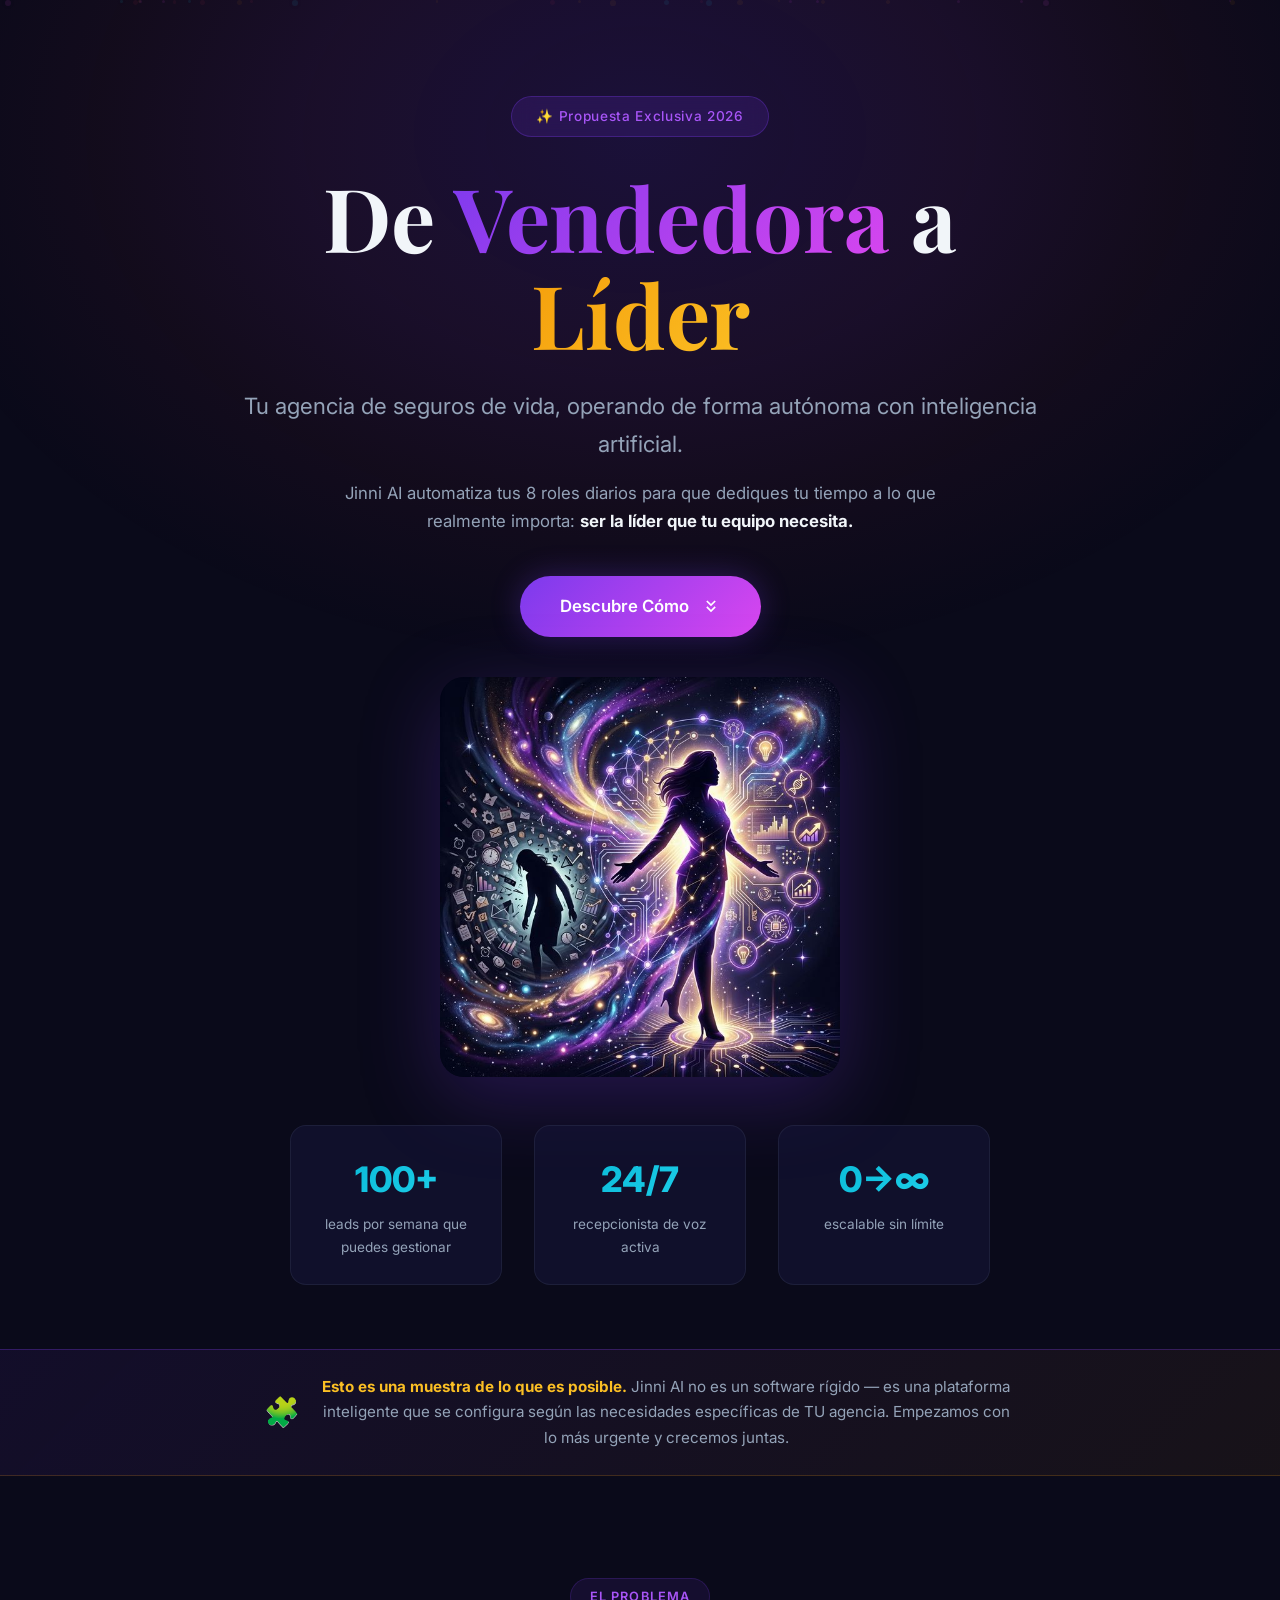
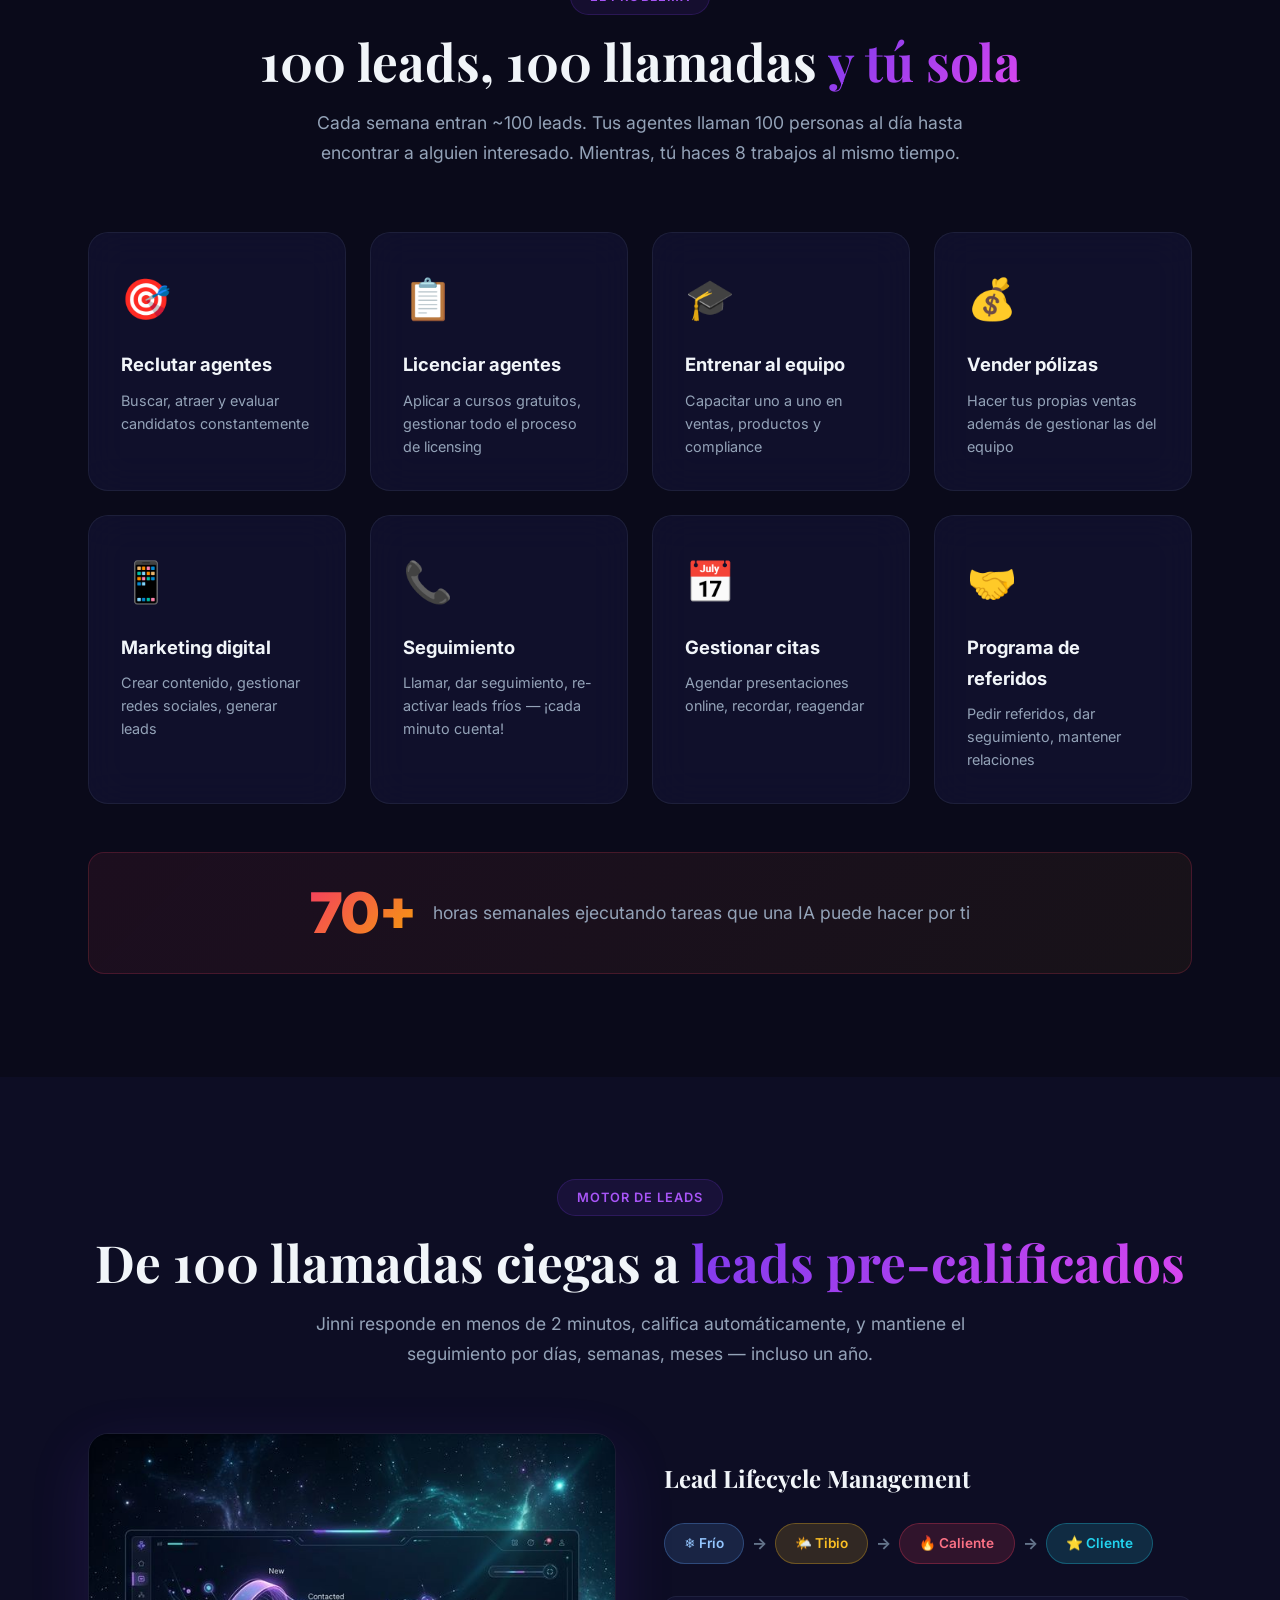
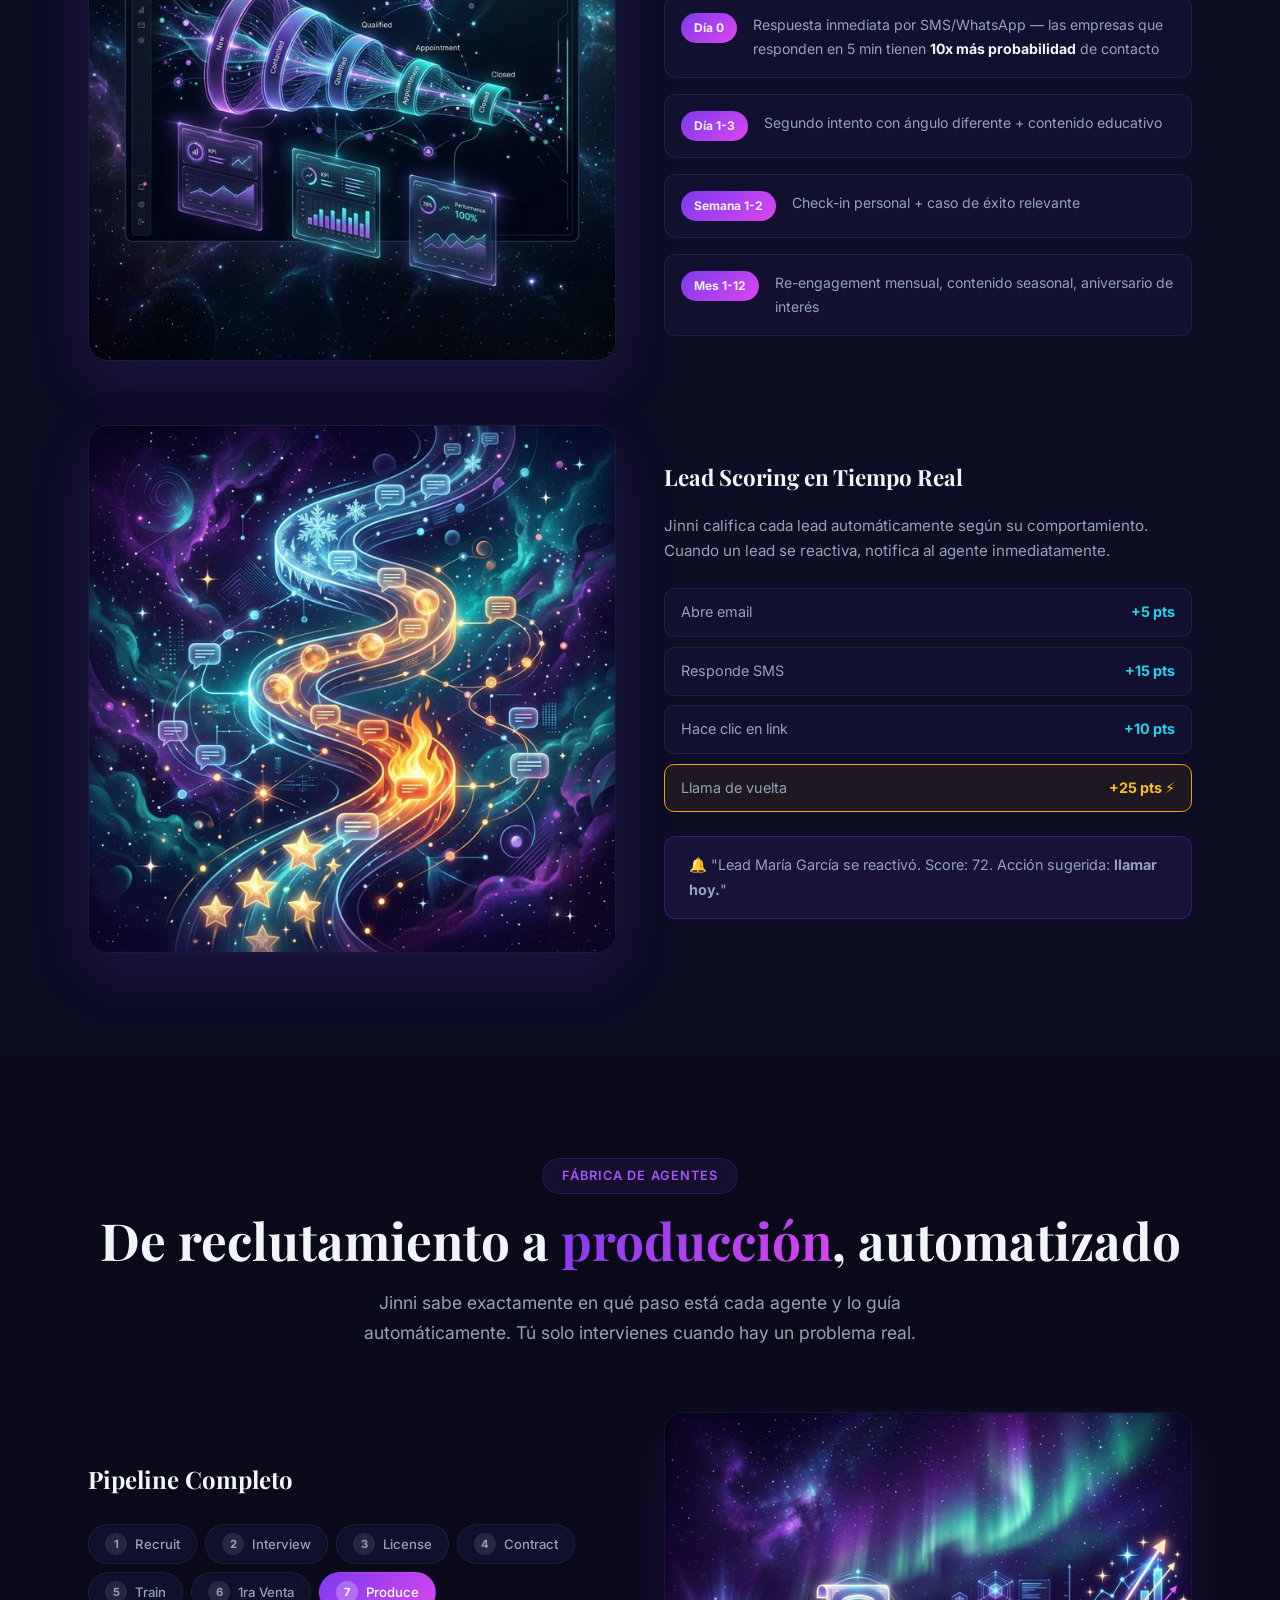
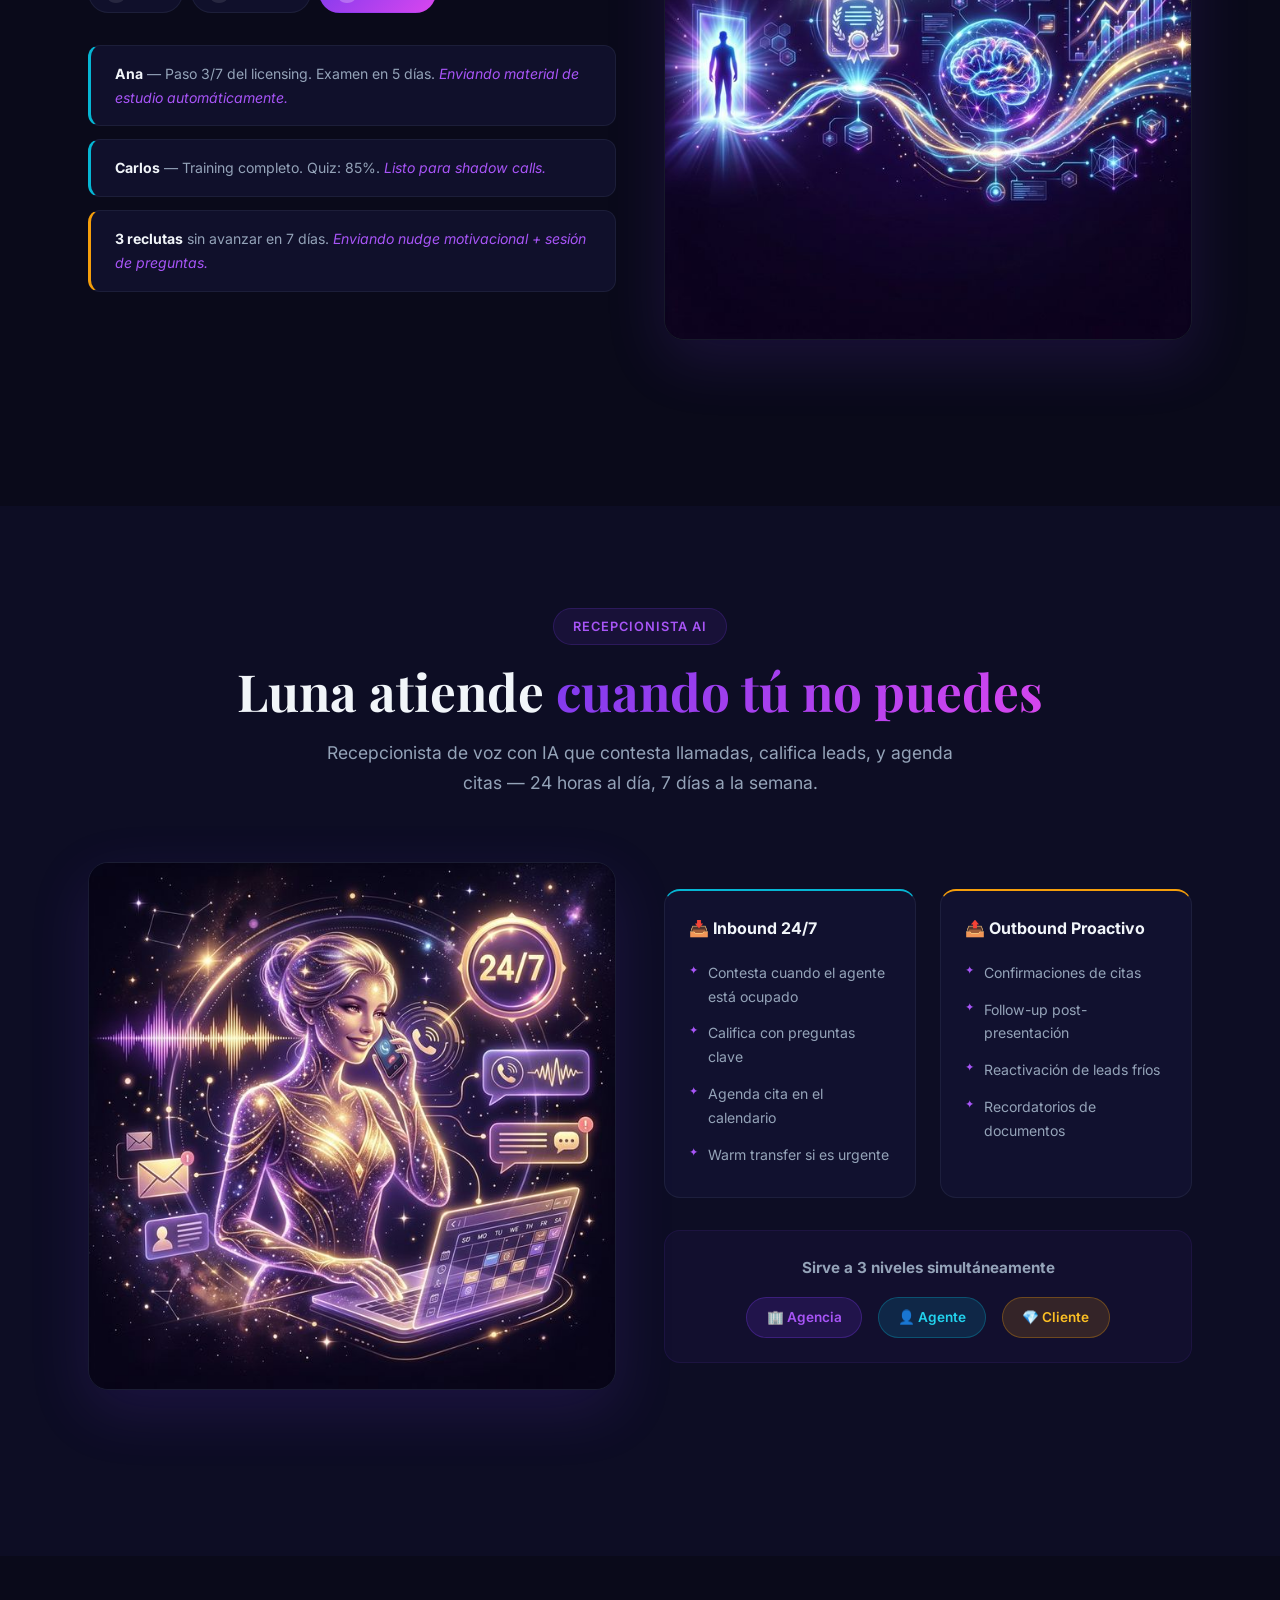
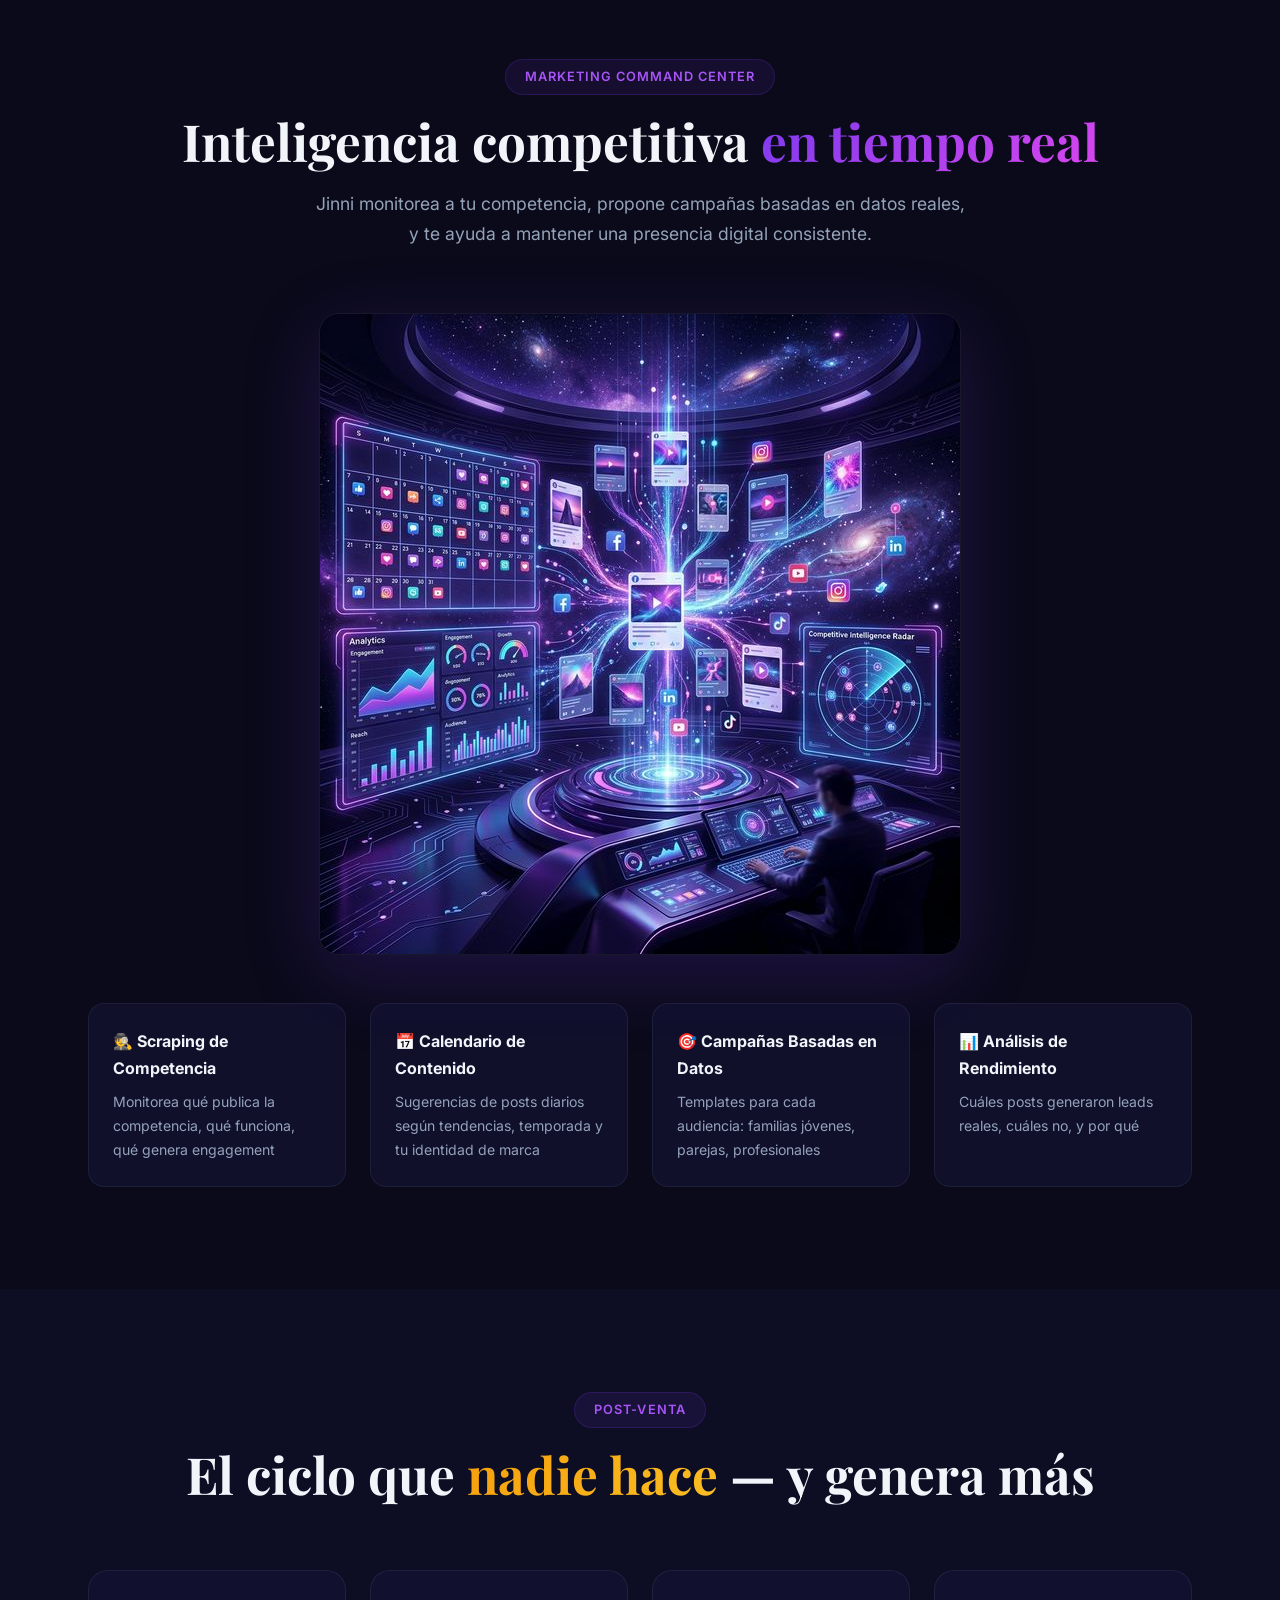
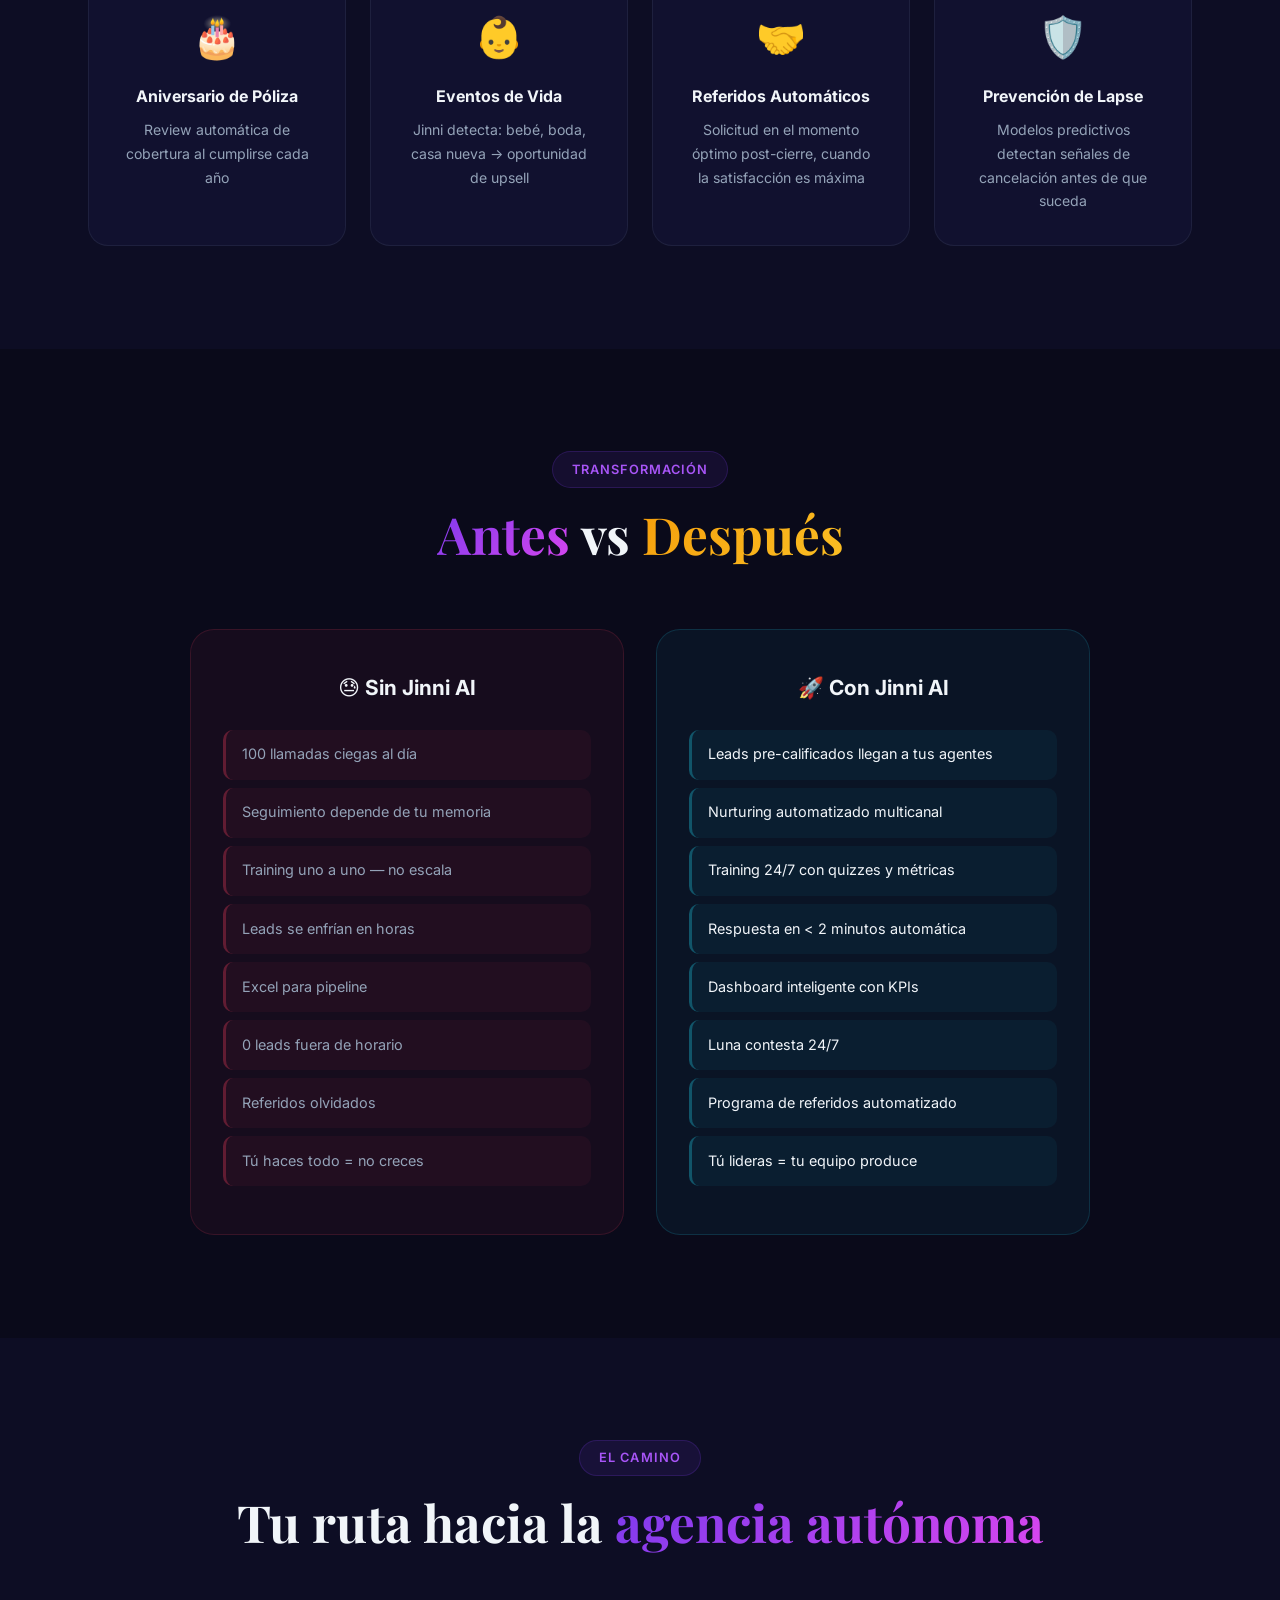
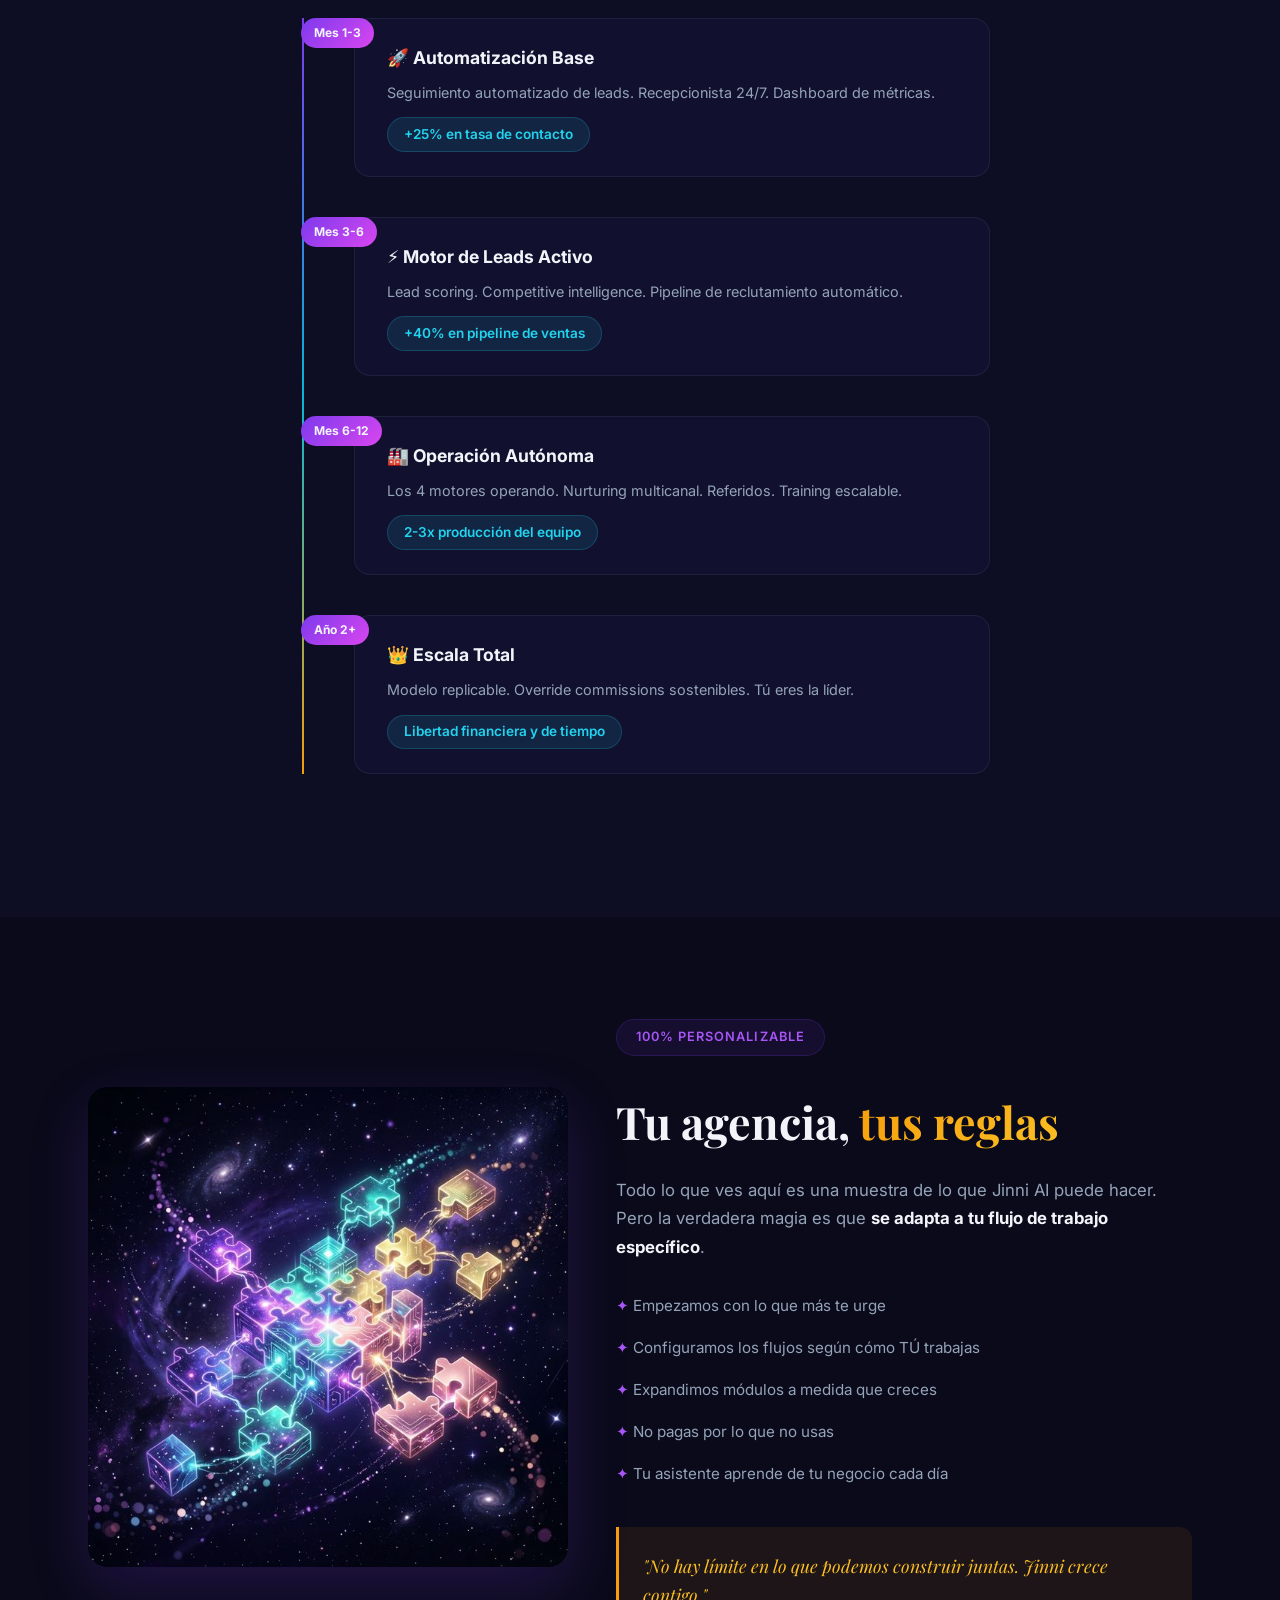
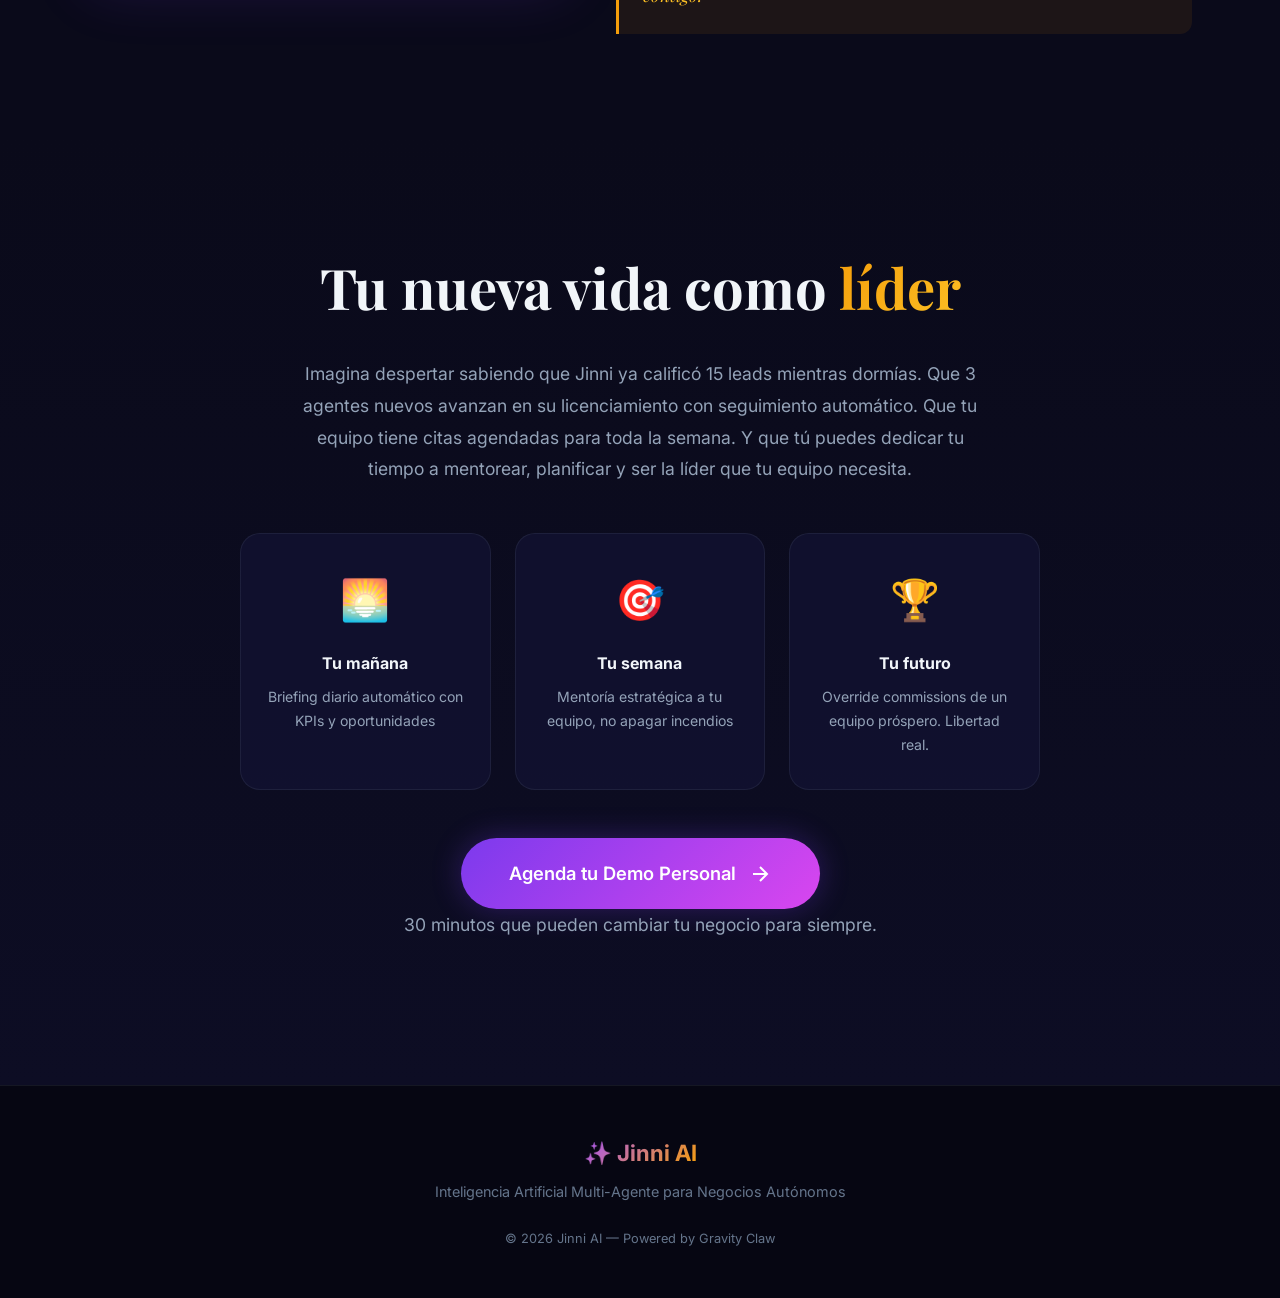
<file: index.html>
<!DOCTYPE html>
<html lang="es">
<head>
  <meta charset="UTF-8">
  <meta name="viewport" content="width=device-width, initial-scale=1.0">
  <title>Jinni AI — De Vendedora a Líder | Tu Agencia Autónoma</title>
  <meta name="description" content="Transforma tu agencia de seguros de vida con inteligencia artificial autónoma. Jinni AI automatiza reclutamiento, leads, ventas y operaciones.">
  <link rel="preconnect" href="https://fonts.googleapis.com">
  <link rel="preconnect" href="https://fonts.gstatic.com" crossorigin>
  <link href="https://fonts.googleapis.com/css2?family=Inter:wght@300;400;500;600;700;800;900&family=Playfair+Display:ital,wght@0,400;0,700;1,400&display=swap" rel="stylesheet">
  <link rel="stylesheet" href="style.css">
</head>
<body>
  <div class="particles" id="particles"></div>

  <!-- ========== HERO ========== -->
  <header class="hero" id="hero">
    <div class="hero-glow"></div>
    <div class="hero-content">
      <div class="hero-badge">✨ Propuesta Exclusiva 2026</div>
      <h1 class="hero-title">
        De <span class="gradient-text">Vendedora</span> a <span class="gradient-text-2">Líder</span>
      </h1>
      <p class="hero-subtitle">Tu agencia de seguros de vida, operando de forma autónoma con inteligencia artificial.</p>
      <p class="hero-description">Jinni AI automatiza tus 8 roles diarios para que dediques tu tiempo a lo que realmente importa: <strong>ser la líder que tu equipo necesita.</strong></p>
      <a href="#problema" class="cta-button">
        <span>Descubre Cómo</span>
        <svg width="20" height="20" viewBox="0 0 24 24" fill="none" stroke="currentColor" stroke-width="2"><path d="M7 13l5 5 5-5M7 6l5 5 5-5"/></svg>
      </a>
    </div>
    <div class="hero-image">
      <img src="public/img-hero.png" alt="Transformación de vendedora a líder con IA" loading="lazy">
    </div>
    <div class="hero-stats">
      <div class="stat-card">
        <div class="stat-number">100+</div>
        <div class="stat-label">leads por semana que puedes gestionar</div>
      </div>
      <div class="stat-card">
        <div class="stat-number">24/7</div>
        <div class="stat-label">recepcionista de voz activa</div>
      </div>
      <div class="stat-card">
        <div class="stat-number">0→∞</div>
        <div class="stat-label">escalable sin límite</div>
      </div>
    </div>
  </header>

  <!-- ========== CUSTOMIZABLE BANNER ========== -->
  <section class="banner-custom">
    <div class="container">
      <div class="banner-inner">
        <span class="banner-icon">🧩</span>
        <p><strong>Esto es una muestra de lo que es posible.</strong> Jinni AI no es un software rígido — es una plataforma inteligente que se configura según las necesidades específicas de TU agencia. Empezamos con lo más urgente y crecemos juntas.</p>
      </div>
    </div>
  </section>

  <!-- ========== EL PROBLEMA ========== -->
  <section class="section" id="problema">
    <div class="container">
      <div class="section-header">
        <span class="section-tag">El Problema</span>
        <h2>100 leads, 100 llamadas <span class="gradient-text">y tú sola</span></h2>
        <p class="section-desc">Cada semana entran ~100 leads. Tus agentes llaman 100 personas al día hasta encontrar a alguien interesado. Mientras, tú haces 8 trabajos al mismo tiempo.</p>
      </div>
      <div class="challenge-grid">
        <div class="challenge-card" data-delay="0">
          <div class="challenge-icon">🎯</div>
          <h3>Reclutar agentes</h3>
          <p>Buscar, atraer y evaluar candidatos constantemente</p>
        </div>
        <div class="challenge-card" data-delay="100">
          <div class="challenge-icon">📋</div>
          <h3>Licenciar agentes</h3>
          <p>Aplicar a cursos gratuitos, gestionar todo el proceso de licensing</p>
        </div>
        <div class="challenge-card" data-delay="200">
          <div class="challenge-icon">🎓</div>
          <h3>Entrenar al equipo</h3>
          <p>Capacitar uno a uno en ventas, productos y compliance</p>
        </div>
        <div class="challenge-card" data-delay="300">
          <div class="challenge-icon">💰</div>
          <h3>Vender pólizas</h3>
          <p>Hacer tus propias ventas además de gestionar las del equipo</p>
        </div>
        <div class="challenge-card" data-delay="400">
          <div class="challenge-icon">📱</div>
          <h3>Marketing digital</h3>
          <p>Crear contenido, gestionar redes sociales, generar leads</p>
        </div>
        <div class="challenge-card" data-delay="500">
          <div class="challenge-icon">📞</div>
          <h3>Seguimiento</h3>
          <p>Llamar, dar seguimiento, re-activar leads fríos — ¡cada minuto cuenta!</p>
        </div>
        <div class="challenge-card" data-delay="600">
          <div class="challenge-icon">📅</div>
          <h3>Gestionar citas</h3>
          <p>Agendar presentaciones online, recordar, reagendar</p>
        </div>
        <div class="challenge-card" data-delay="700">
          <div class="challenge-icon">🤝</div>
          <h3>Programa de referidos</h3>
          <p>Pedir referidos, dar seguimiento, mantener relaciones</p>
        </div>
      </div>
      <div class="cost-highlight">
        <div class="cost-number-inline">70+</div>
        <p>horas semanales ejecutando tareas que una IA puede hacer por ti</p>
      </div>
    </div>
  </section>

  <!-- ========== MOTOR DE LEADS ========== -->
  <section class="section section-dark" id="leads">
    <div class="container">
      <div class="section-header">
        <span class="section-tag">Motor de Leads</span>
        <h2>De 100 llamadas ciegas a <span class="gradient-text">leads pre-calificados</span></h2>
        <p class="section-desc">Jinni responde en menos de 2 minutos, califica automáticamente, y mantiene el seguimiento por días, semanas, meses — incluso un año.</p>
      </div>
      <div class="feature-showcase">
        <div class="feature-image">
          <img src="public/img-pipeline.png" alt="Dashboard de pipeline de leads inteligente" loading="lazy">
        </div>
        <div class="feature-details">
          <h3>Lead Lifecycle Management</h3>
          <div class="lead-states">
            <div class="lead-state cold">❄️ Frío</div>
            <div class="lead-arrow">→</div>
            <div class="lead-state warm">🌤️ Tibio</div>
            <div class="lead-arrow">→</div>
            <div class="lead-state hot">🔥 Caliente</div>
            <div class="lead-arrow">→</div>
            <div class="lead-state client">⭐ Cliente</div>
          </div>
          <div class="feature-list">
            <div class="feature-item">
              <span class="feature-badge">Día 0</span>
              <p>Respuesta inmediata por SMS/WhatsApp — las empresas que responden en 5 min tienen <strong>10x más probabilidad</strong> de contacto</p>
            </div>
            <div class="feature-item">
              <span class="feature-badge">Día 1-3</span>
              <p>Segundo intento con ángulo diferente + contenido educativo</p>
            </div>
            <div class="feature-item">
              <span class="feature-badge">Semana 1-2</span>
              <p>Check-in personal + caso de éxito relevante</p>
            </div>
            <div class="feature-item">
              <span class="feature-badge">Mes 1-12</span>
              <p>Re-engagement mensual, contenido seasonal, aniversario de interés</p>
            </div>
          </div>
        </div>
      </div>
      <!-- Lead Scoring -->
      <div class="scoring-section">
        <div class="scoring-content">
          <img src="public/img-nurturing.png" alt="Lead scoring y nurturing automatizado" loading="lazy" class="scoring-image">
        </div>
        <div class="scoring-details">
          <h3>Lead Scoring en Tiempo Real</h3>
          <p>Jinni califica cada lead automáticamente según su comportamiento. Cuando un lead se reactiva, notifica al agente inmediatamente.</p>
          <div class="score-items">
            <div class="score-item"><span class="score-action">Abre email</span><span class="score-points">+5 pts</span></div>
            <div class="score-item"><span class="score-action">Responde SMS</span><span class="score-points">+15 pts</span></div>
            <div class="score-item"><span class="score-action">Hace clic en link</span><span class="score-points">+10 pts</span></div>
            <div class="score-item highlight"><span class="score-action">Llama de vuelta</span><span class="score-points">+25 pts ⚡</span></div>
          </div>
          <div class="score-alert">
            🔔 "Lead María García se reactivó. Score: 72. Acción sugerida: <strong>llamar hoy.</strong>"
          </div>
        </div>
      </div>
    </div>
  </section>

  <!-- ========== FÁBRICA DE AGENTES ========== -->
  <section class="section" id="agentes">
    <div class="container">
      <div class="section-header">
        <span class="section-tag">Fábrica de Agentes</span>
        <h2>De reclutamiento a <span class="gradient-text">producción</span>, automatizado</h2>
        <p class="section-desc">Jinni sabe exactamente en qué paso está cada agente y lo guía automáticamente. Tú solo intervienes cuando hay un problema real.</p>
      </div>
      <div class="feature-showcase reverse">
        <div class="feature-image">
          <img src="public/img-factory.png" alt="Pipeline de reclutamiento y entrenamiento de agentes" loading="lazy">
        </div>
        <div class="feature-details">
          <h3>Pipeline Completo</h3>
          <div class="agent-pipeline">
            <div class="agent-step"><span class="step-num">1</span><span>Recruit</span></div>
            <div class="agent-step"><span class="step-num">2</span><span>Interview</span></div>
            <div class="agent-step"><span class="step-num">3</span><span>License</span></div>
            <div class="agent-step"><span class="step-num">4</span><span>Contract</span></div>
            <div class="agent-step"><span class="step-num">5</span><span>Train</span></div>
            <div class="agent-step"><span class="step-num">6</span><span>1ra Venta</span></div>
            <div class="agent-step active"><span class="step-num">7</span><span>Produce</span></div>
          </div>
          <div class="agent-examples">
            <div class="agent-msg">
              <strong>Ana</strong> — Paso 3/7 del licensing. Examen en 5 días. <em>Enviando material de estudio automáticamente.</em>
            </div>
            <div class="agent-msg">
              <strong>Carlos</strong> — Training completo. Quiz: 85%. <em>Listo para shadow calls.</em>
            </div>
            <div class="agent-msg alert">
              <strong>3 reclutas</strong> sin avanzar en 7 días. <em>Enviando nudge motivacional + sesión de preguntas.</em>
            </div>
          </div>
        </div>
      </div>
    </div>
  </section>

  <!-- ========== RECEPCIONISTA AI ========== -->
  <section class="section section-dark" id="luna">
    <div class="container">
      <div class="section-header">
        <span class="section-tag">Recepcionista AI</span>
        <h2>Luna atiende <span class="gradient-text">cuando tú no puedes</span></h2>
        <p class="section-desc">Recepcionista de voz con IA que contesta llamadas, califica leads, y agenda citas — 24 horas al día, 7 días a la semana.</p>
      </div>
      <div class="feature-showcase">
        <div class="feature-image luna-image">
          <img src="public/img-receptionist.png" alt="Luna - Recepcionista AI 24/7" loading="lazy">
        </div>
        <div class="feature-details">
          <div class="luna-grid">
            <div class="luna-card inbound">
              <h4>📥 Inbound 24/7</h4>
              <ul>
                <li>Contesta cuando el agente está ocupado</li>
                <li>Califica con preguntas clave</li>
                <li>Agenda cita en el calendario</li>
                <li>Warm transfer si es urgente</li>
              </ul>
            </div>
            <div class="luna-card outbound">
              <h4>📤 Outbound Proactivo</h4>
              <ul>
                <li>Confirmaciones de citas</li>
                <li>Follow-up post-presentación</li>
                <li>Reactivación de leads fríos</li>
                <li>Recordatorios de documentos</li>
              </ul>
            </div>
          </div>
          <div class="luna-levels">
            <h4>Sirve a 3 niveles simultáneamente</h4>
            <div class="level-row">
              <span class="level-badge agency">🏢 Agencia</span>
              <span class="level-badge agent">👤 Agente</span>
              <span class="level-badge client">💎 Cliente</span>
            </div>
          </div>
        </div>
      </div>
    </div>
  </section>

  <!-- ========== MARKETING ========== -->
  <section class="section" id="marketing">
    <div class="container">
      <div class="section-header">
        <span class="section-tag">Marketing Command Center</span>
        <h2>Inteligencia competitiva <span class="gradient-text">en tiempo real</span></h2>
        <p class="section-desc">Jinni monitorea a tu competencia, propone campañas basadas en datos reales, y te ayuda a mantener una presencia digital consistente.</p>
      </div>
      <div class="marketing-showcase">
        <img src="public/img-marketing.png" alt="Centro de comando de marketing con IA" loading="lazy" class="marketing-hero-img">
        <div class="marketing-grid">
          <div class="marketing-card">
            <h4>🕵️ Scraping de Competencia</h4>
            <p>Monitorea qué publica la competencia, qué funciona, qué genera engagement</p>
          </div>
          <div class="marketing-card">
            <h4>📅 Calendario de Contenido</h4>
            <p>Sugerencias de posts diarios según tendencias, temporada y tu identidad de marca</p>
          </div>
          <div class="marketing-card">
            <h4>🎯 Campañas Basadas en Datos</h4>
            <p>Templates para cada audiencia: familias jóvenes, parejas, profesionales</p>
          </div>
          <div class="marketing-card">
            <h4>📊 Análisis de Rendimiento</h4>
            <p>Cuáles posts generaron leads reales, cuáles no, y por qué</p>
          </div>
        </div>
      </div>
    </div>
  </section>

  <!-- ========== POST-VENTA ========== -->
  <section class="section section-dark" id="postventa">
    <div class="container">
      <div class="section-header">
        <span class="section-tag">Post-Venta</span>
        <h2>El ciclo que <span class="gradient-text-2">nadie hace</span> — y genera más</h2>
      </div>
      <div class="postsale-grid">
        <div class="postsale-card">
          <div class="postsale-icon">🎂</div>
          <h4>Aniversario de Póliza</h4>
          <p>Review automática de cobertura al cumplirse cada año</p>
        </div>
        <div class="postsale-card">
          <div class="postsale-icon">👶</div>
          <h4>Eventos de Vida</h4>
          <p>Jinni detecta: bebé, boda, casa nueva → oportunidad de upsell</p>
        </div>
        <div class="postsale-card">
          <div class="postsale-icon">🤝</div>
          <h4>Referidos Automáticos</h4>
          <p>Solicitud en el momento óptimo post-cierre, cuando la satisfacción es máxima</p>
        </div>
        <div class="postsale-card">
          <div class="postsale-icon">🛡️</div>
          <h4>Prevención de Lapse</h4>
          <p>Modelos predictivos detectan señales de cancelación antes de que suceda</p>
        </div>
      </div>
    </div>
  </section>

  <!-- ========== ANTES vs DESPUÉS ========== -->
  <section class="section" id="comparativa">
    <div class="container">
      <div class="section-header">
        <span class="section-tag">Transformación</span>
        <h2><span class="gradient-text">Antes</span> vs <span class="gradient-text-2">Después</span></h2>
      </div>
      <div class="comparison-table">
        <div class="comparison-col comparison-before">
          <h3>😓 Sin Jinni AI</h3>
          <div class="comparison-item">100 llamadas ciegas al día</div>
          <div class="comparison-item">Seguimiento depende de tu memoria</div>
          <div class="comparison-item">Training uno a uno — no escala</div>
          <div class="comparison-item">Leads se enfrían en horas</div>
          <div class="comparison-item">Excel para pipeline</div>
          <div class="comparison-item">0 leads fuera de horario</div>
          <div class="comparison-item">Referidos olvidados</div>
          <div class="comparison-item">Tú haces todo = no creces</div>
        </div>
        <div class="comparison-col comparison-after">
          <h3>🚀 Con Jinni AI</h3>
          <div class="comparison-item">Leads pre-calificados llegan a tus agentes</div>
          <div class="comparison-item">Nurturing automatizado multicanal</div>
          <div class="comparison-item">Training 24/7 con quizzes y métricas</div>
          <div class="comparison-item">Respuesta en < 2 minutos automática</div>
          <div class="comparison-item">Dashboard inteligente con KPIs</div>
          <div class="comparison-item">Luna contesta 24/7</div>
          <div class="comparison-item">Programa de referidos automatizado</div>
          <div class="comparison-item">Tú lideras = tu equipo produce</div>
        </div>
      </div>
    </div>
  </section>

  <!-- ========== TIMELINE ROI ========== -->
  <section class="section section-dark" id="roi">
    <div class="container">
      <div class="section-header">
        <span class="section-tag">El Camino</span>
        <h2>Tu ruta hacia la <span class="gradient-text">agencia autónoma</span></h2>
      </div>
      <div class="timeline">
        <div class="timeline-item">
          <div class="timeline-badge">Mes 1-3</div>
          <div class="timeline-content">
            <h4>🚀 Automatización Base</h4>
            <p>Seguimiento automatizado de leads. Recepcionista 24/7. Dashboard de métricas.</p>
            <div class="timeline-metric">+25% en tasa de contacto</div>
          </div>
        </div>
        <div class="timeline-item">
          <div class="timeline-badge">Mes 3-6</div>
          <div class="timeline-content">
            <h4>⚡ Motor de Leads Activo</h4>
            <p>Lead scoring. Competitive intelligence. Pipeline de reclutamiento automático.</p>
            <div class="timeline-metric">+40% en pipeline de ventas</div>
          </div>
        </div>
        <div class="timeline-item">
          <div class="timeline-badge">Mes 6-12</div>
          <div class="timeline-content">
            <h4>🏭 Operación Autónoma</h4>
            <p>Los 4 motores operando. Nurturing multicanal. Referidos. Training escalable.</p>
            <div class="timeline-metric">2-3x producción del equipo</div>
          </div>
        </div>
        <div class="timeline-item">
          <div class="timeline-badge">Año 2+</div>
          <div class="timeline-content">
            <h4>👑 Escala Total</h4>
            <p>Modelo replicable. Override commissions sostenibles. Tú eres la líder.</p>
            <div class="timeline-metric">Libertad financiera y de tiempo</div>
          </div>
        </div>
      </div>
    </div>
  </section>

  <!-- ========== PERSONALIZABLE ========== -->
  <section class="section" id="personalizable">
    <div class="container">
      <div class="customizable-section">
        <div class="custom-image">
          <img src="public/img-custom.png" alt="Plataforma modular y personalizable" loading="lazy">
        </div>
        <div class="custom-content">
          <span class="section-tag">100% Personalizable</span>
          <h2>Tu agencia, <span class="gradient-text-2">tus reglas</span></h2>
          <p>Todo lo que ves aquí es una muestra de lo que Jinni AI puede hacer. Pero la verdadera magia es que <strong>se adapta a tu flujo de trabajo específico</strong>.</p>
          <ul class="custom-list">
            <li>✦ Empezamos con lo que más te urge</li>
            <li>✦ Configuramos los flujos según cómo TÚ trabajas</li>
            <li>✦ Expandimos módulos a medida que creces</li>
            <li>✦ No pagas por lo que no usas</li>
            <li>✦ Tu asistente aprende de tu negocio cada día</li>
          </ul>
          <div class="custom-quote">
            "No hay límite en lo que podemos construir juntas. Jinni crece contigo."
          </div>
        </div>
      </div>
    </div>
  </section>

  <!-- ========== CTA FINAL ========== -->
  <section class="section section-cta" id="cta">
    <div class="container">
      <div class="cta-content">
        <h2>Tu nueva vida como <span class="gradient-text-2">líder</span></h2>
        <p>Imagina despertar sabiendo que Jinni ya calificó 15 leads mientras dormías. Que 3 agentes nuevos avanzan en su licenciamiento con seguimiento automático. Que tu equipo tiene citas agendadas para toda la semana. Y que tú puedes dedicar tu tiempo a mentorear, planificar y ser la líder que tu equipo necesita.</p>
        <div class="cta-vision">
          <div class="vision-card">
            <div class="vision-icon">🌅</div>
            <h4>Tu mañana</h4>
            <p>Briefing diario automático con KPIs y oportunidades</p>
          </div>
          <div class="vision-card">
            <div class="vision-icon">🎯</div>
            <h4>Tu semana</h4>
            <p>Mentoría estratégica a tu equipo, no apagar incendios</p>
          </div>
          <div class="vision-card">
            <div class="vision-icon">🏆</div>
            <h4>Tu futuro</h4>
            <p>Override commissions de un equipo próspero. Libertad real.</p>
          </div>
        </div>
        <a href="https://calendly.com" class="cta-button cta-button-large">
          <span>Agenda tu Demo Personal</span>
          <svg width="24" height="24" viewBox="0 0 24 24" fill="none" stroke="currentColor" stroke-width="2"><path d="M5 12h14M12 5l7 7-7 7"/></svg>
        </a>
        <p class="cta-note">30 minutos que pueden cambiar tu negocio para siempre.</p>
      </div>
    </div>
  </section>

  <footer class="footer">
    <div class="container">
      <div class="footer-brand">
        <span class="footer-logo">✨ Jinni AI</span>
        <p>Inteligencia Artificial Multi-Agente para Negocios Autónomos</p>
      </div>
      <div class="footer-bottom">
        <p>© 2026 Jinni AI — Powered by Gravity Claw</p>
      </div>
    </div>
  </footer>

  <script src="script.js"></script>
</body>
</html>
</file>
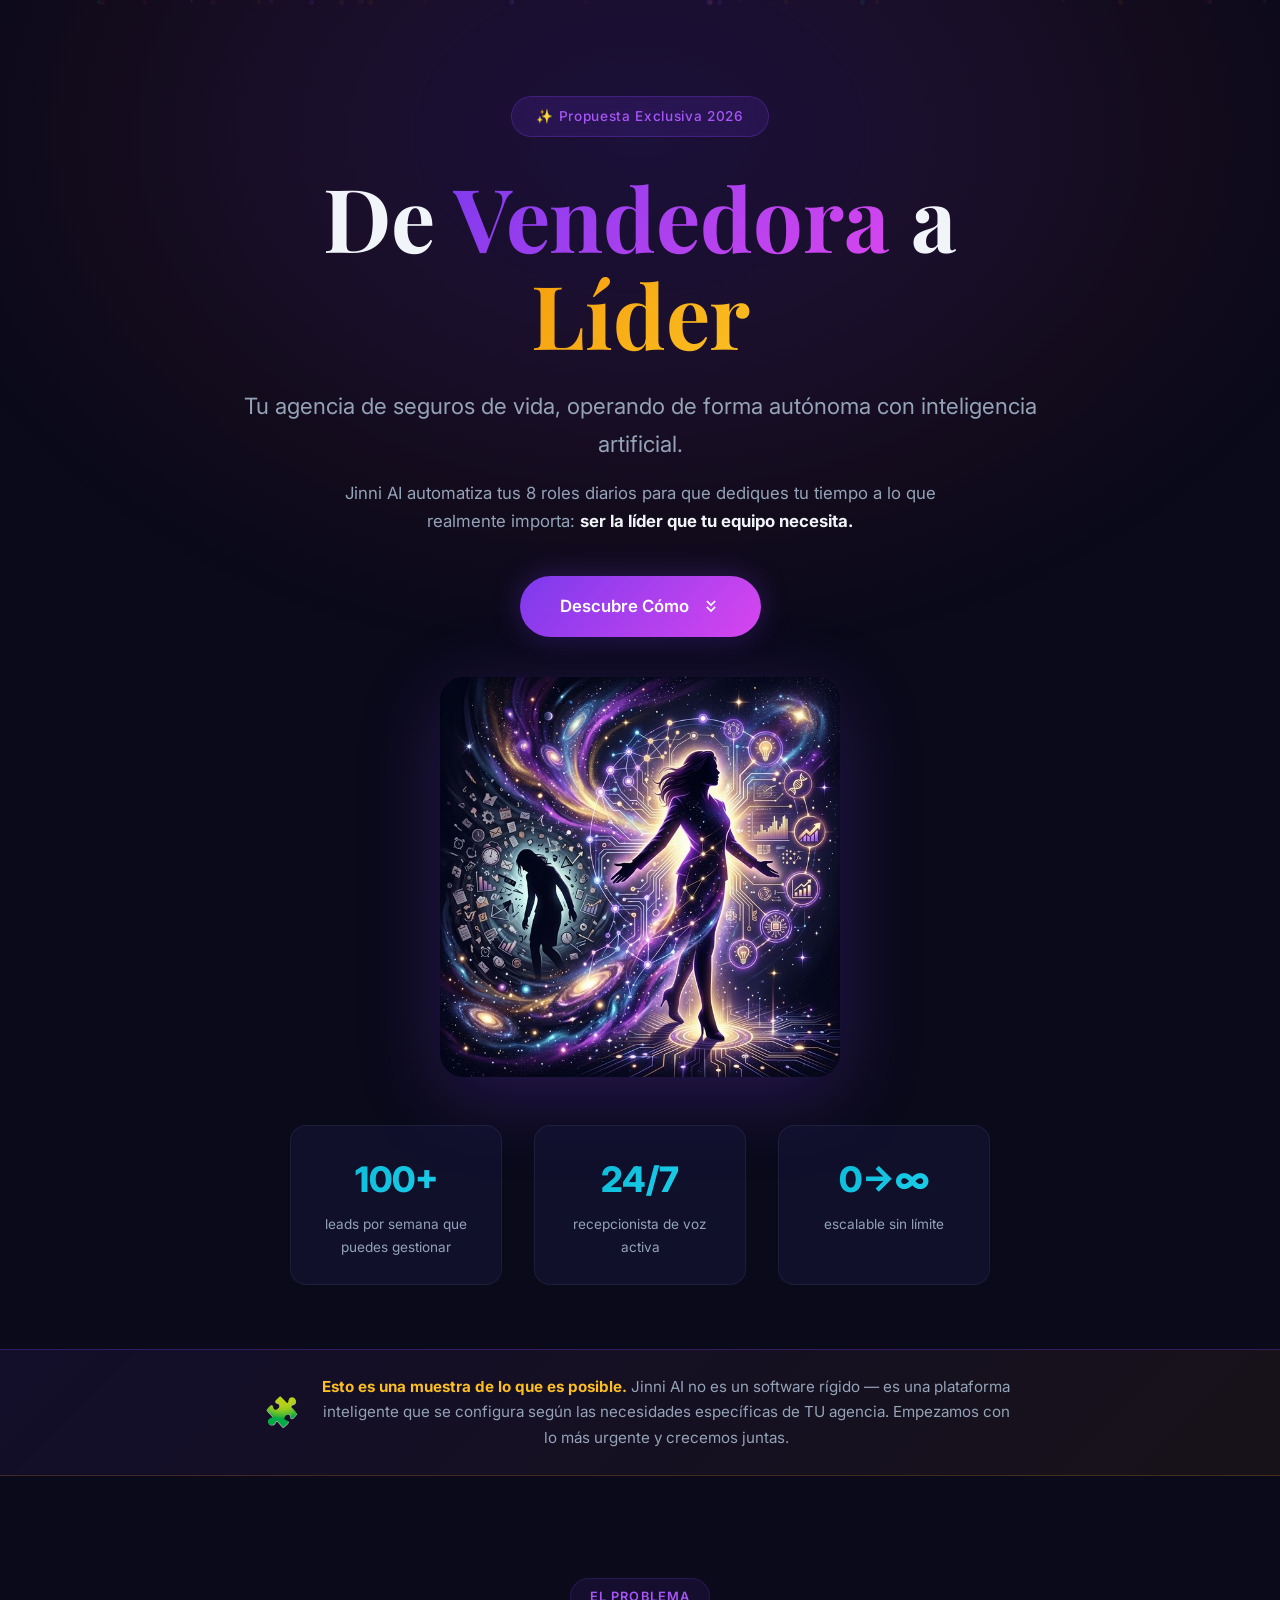
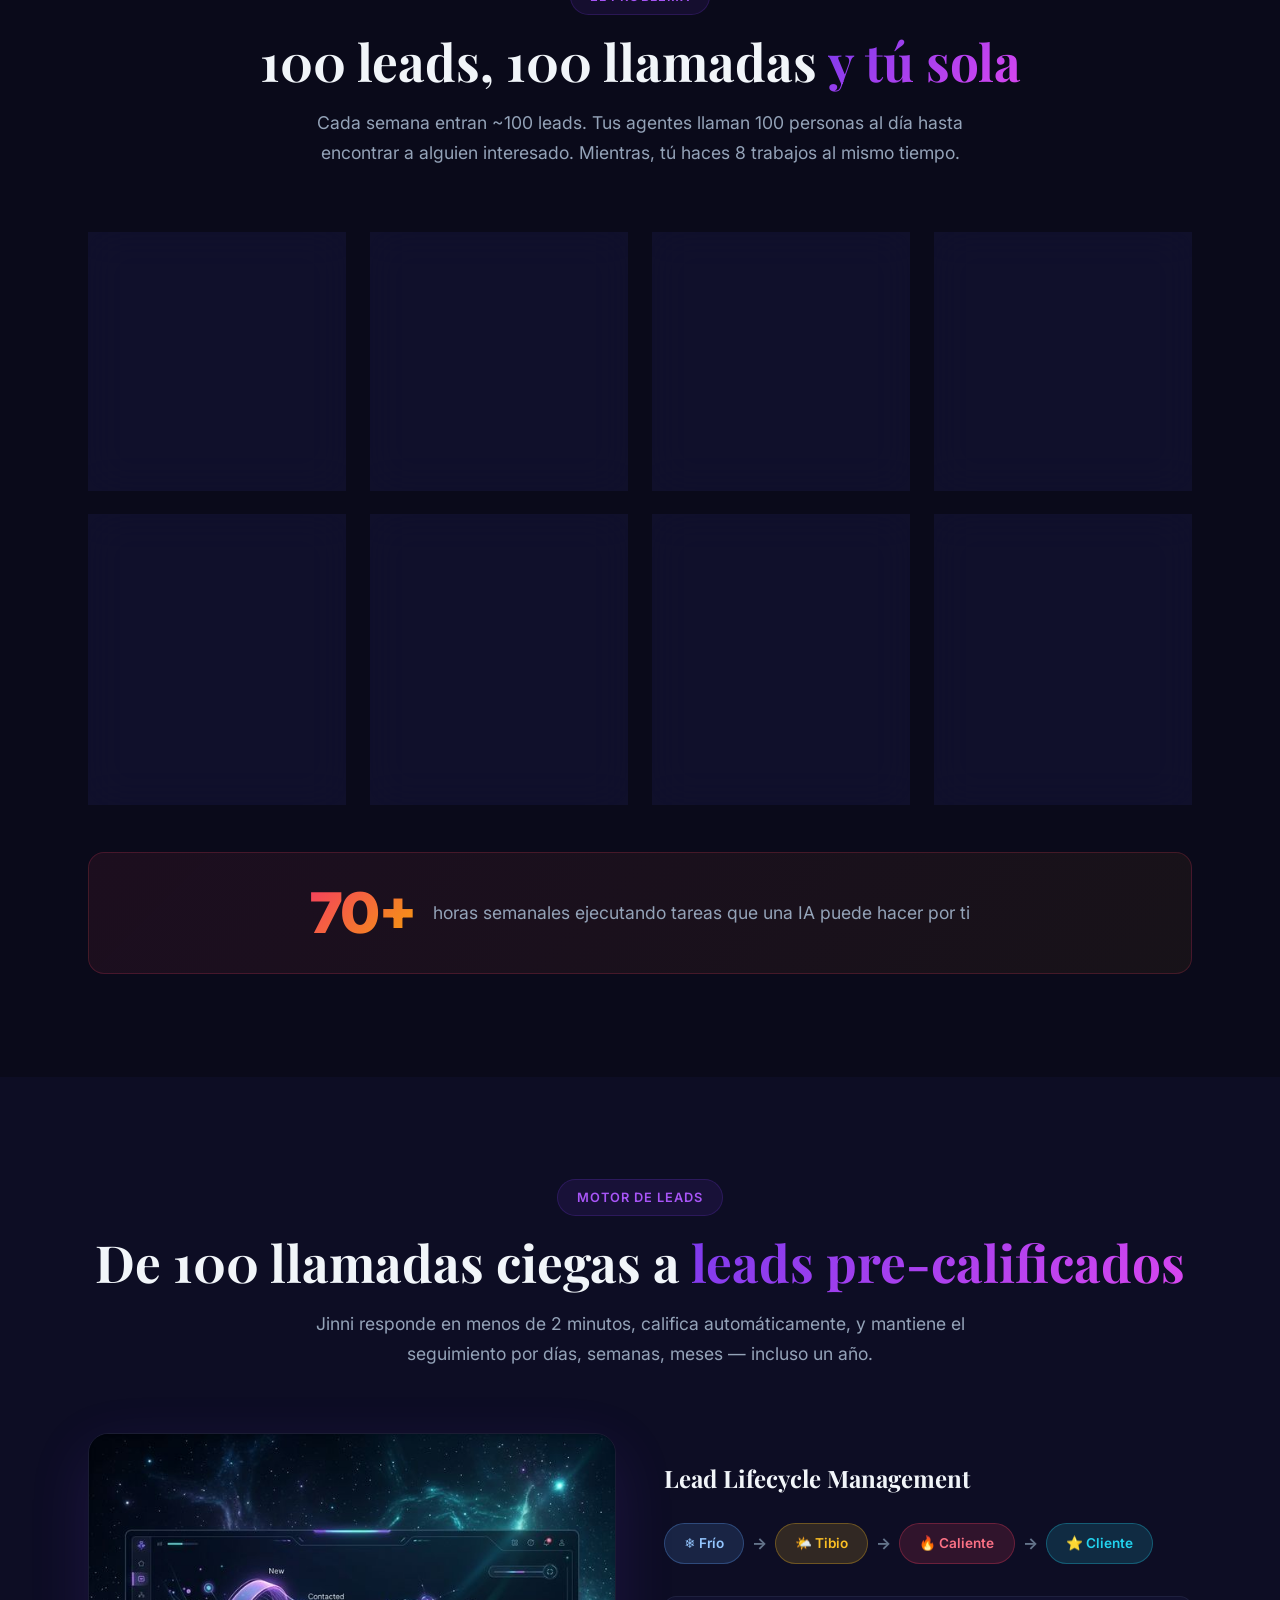
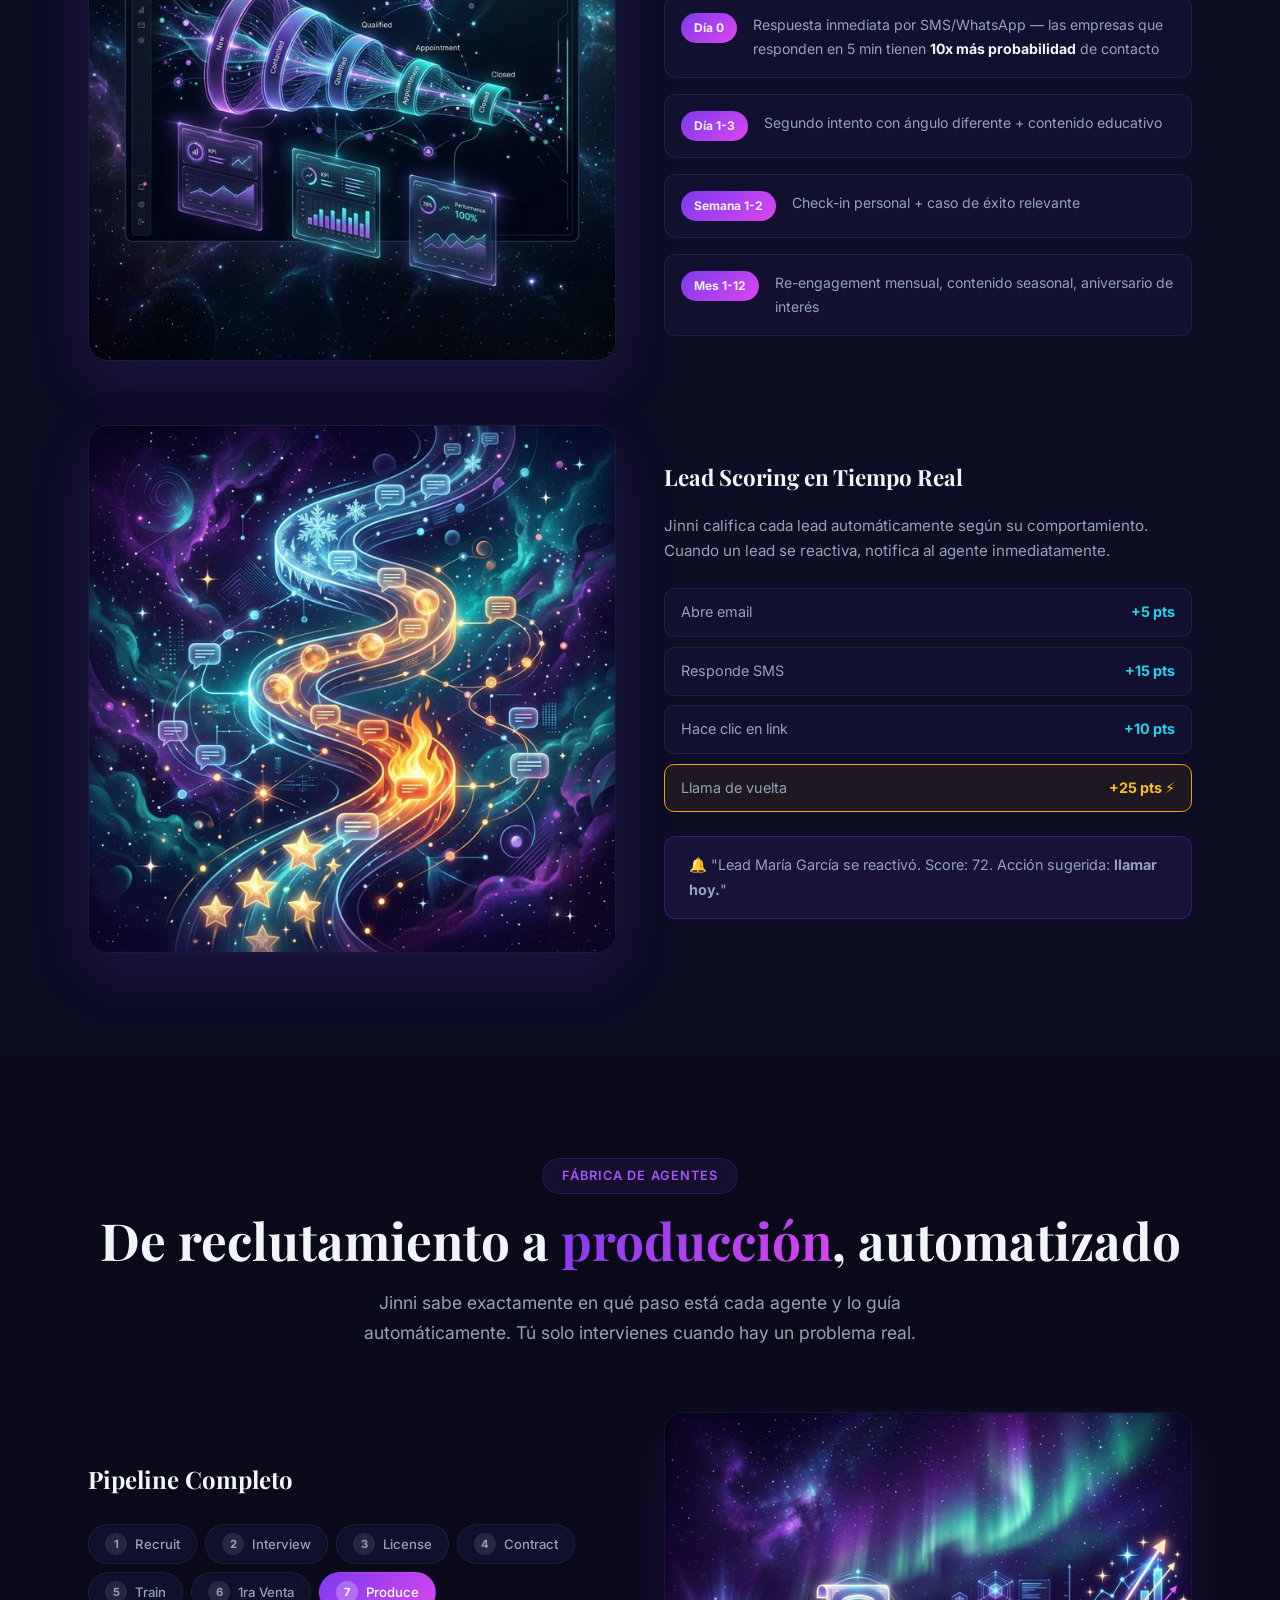
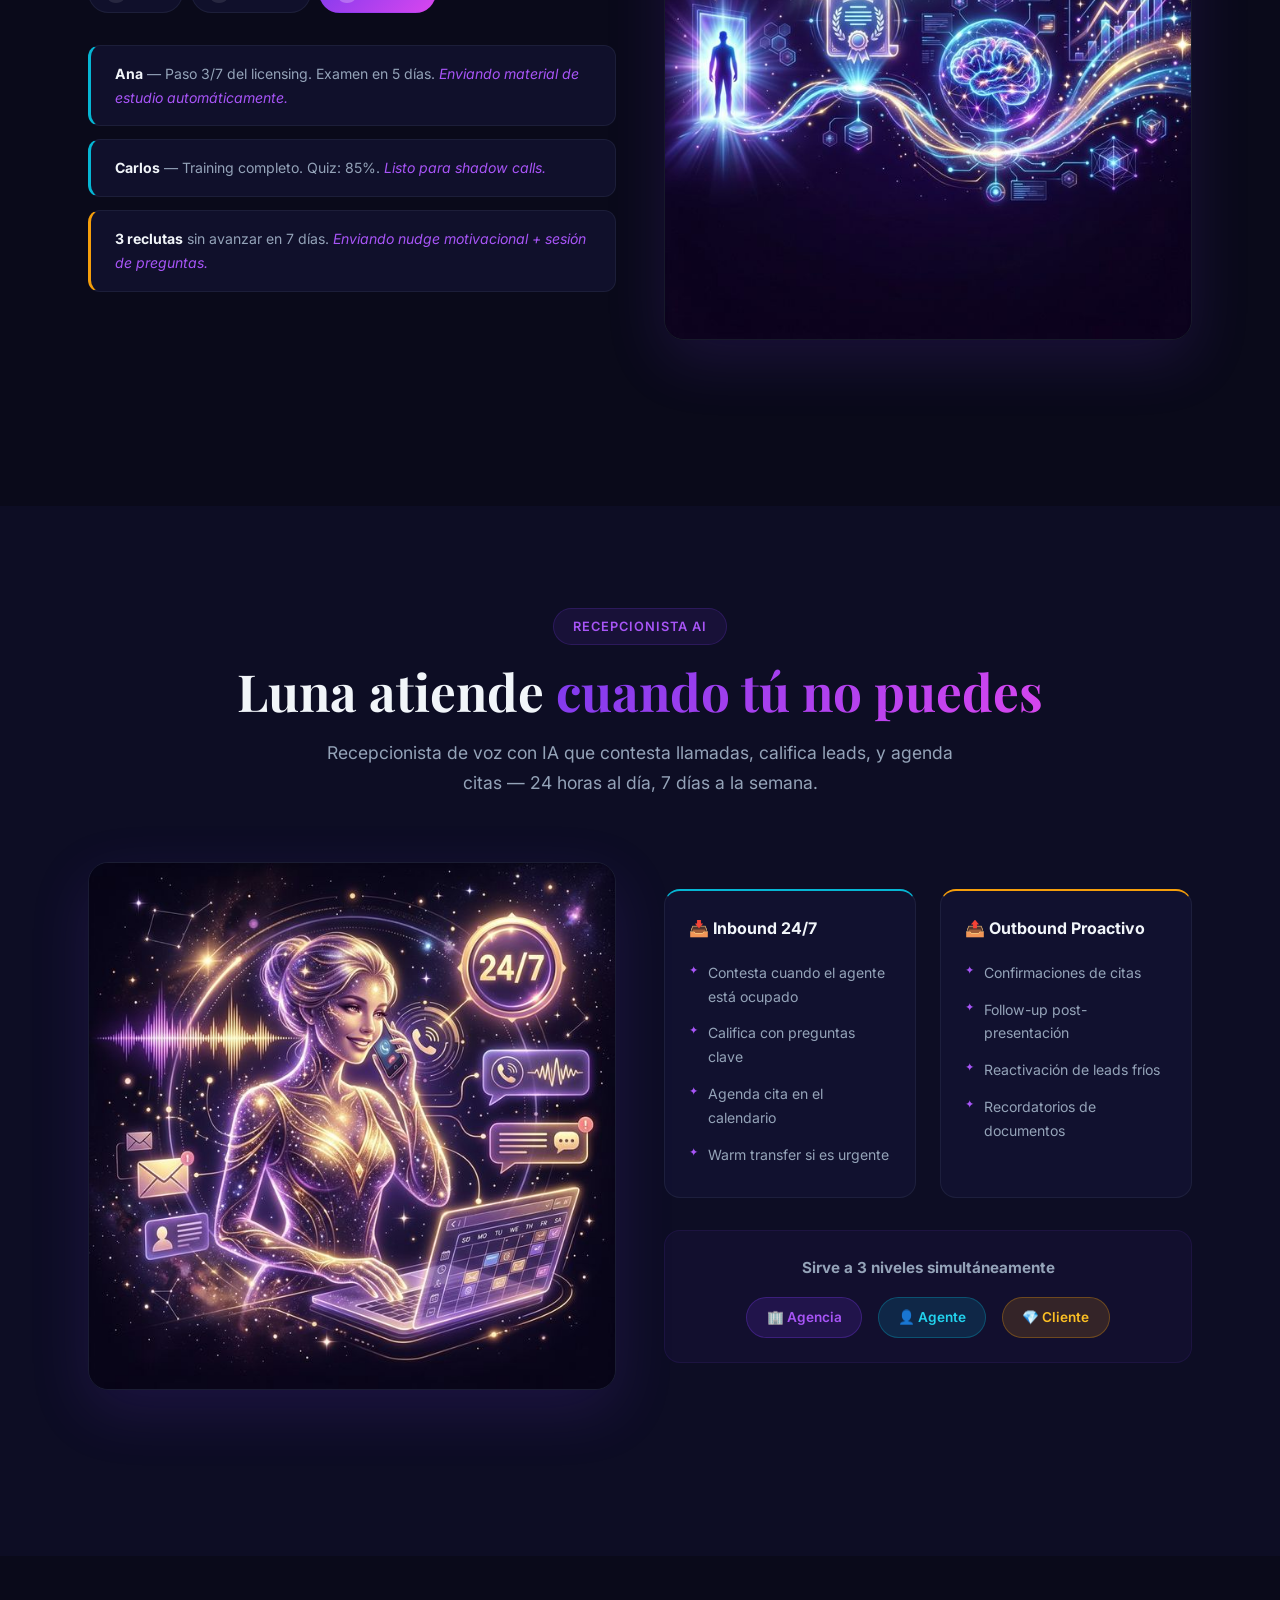
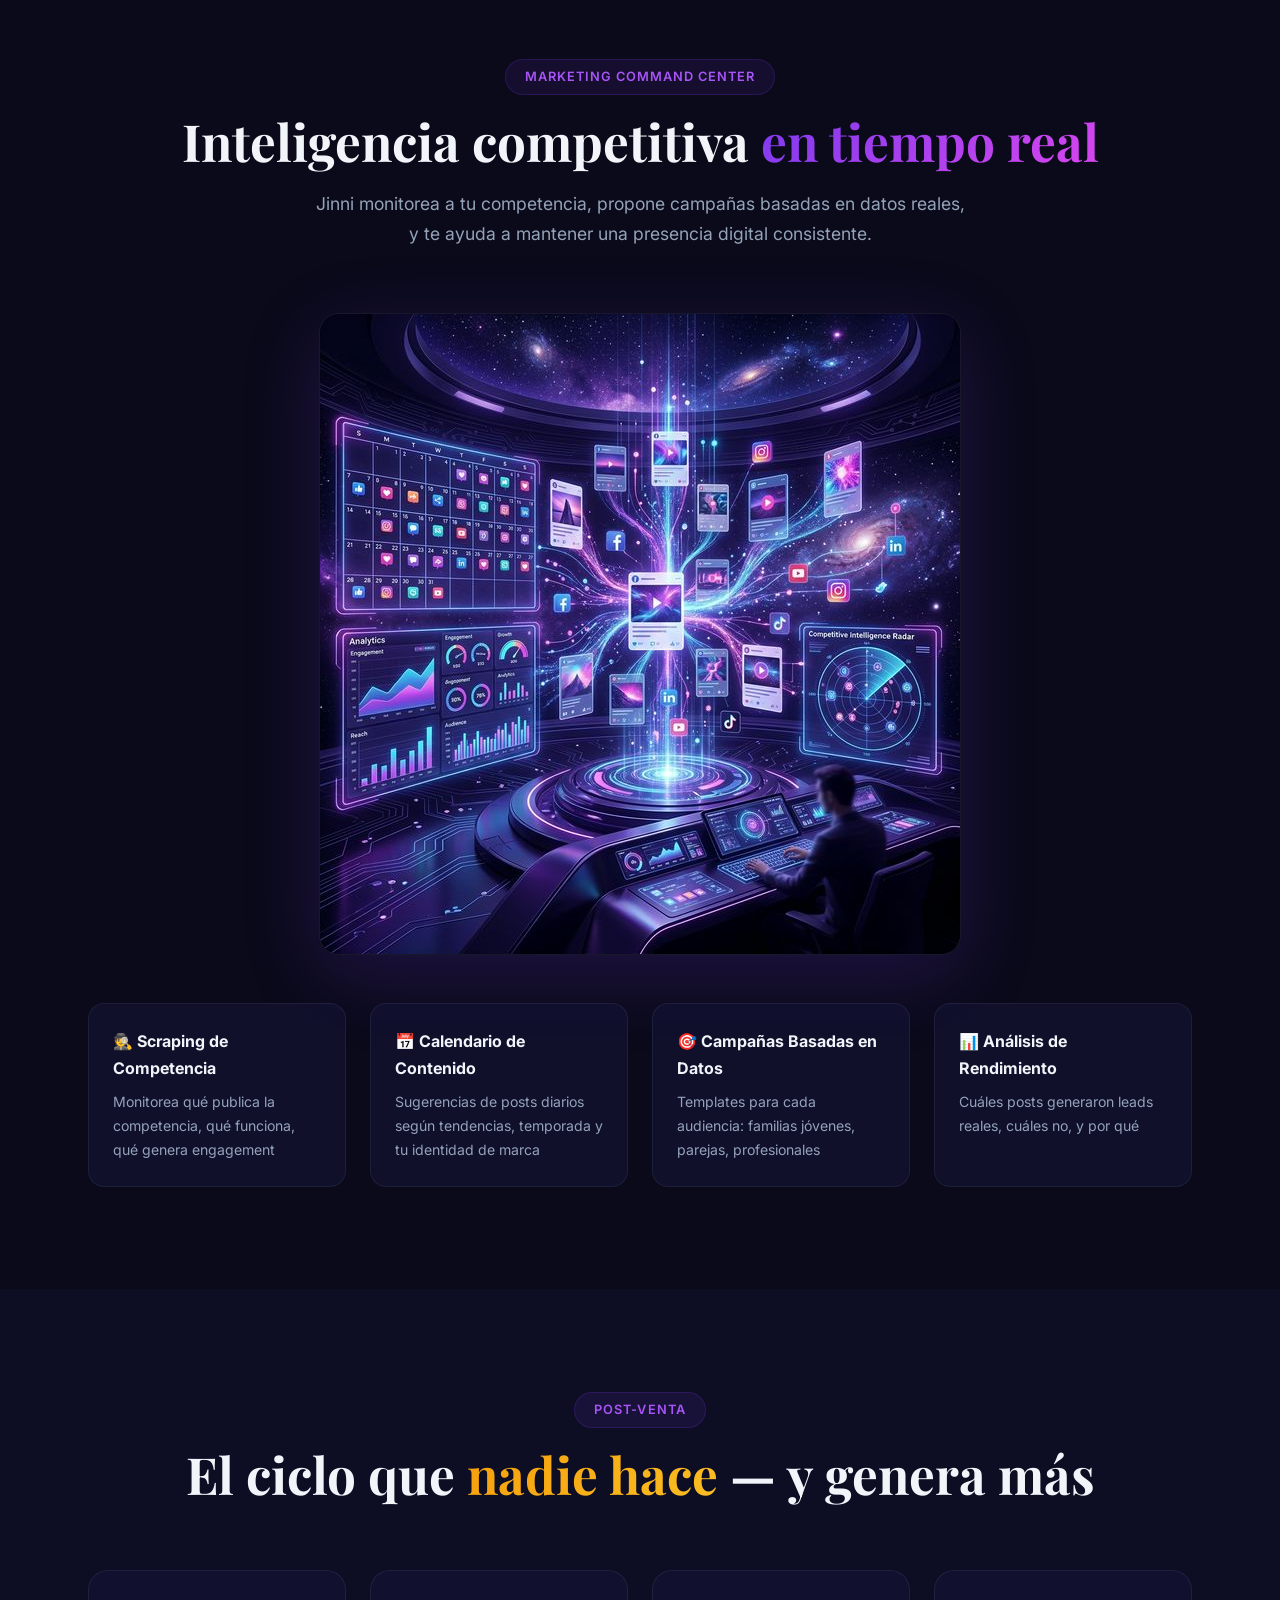
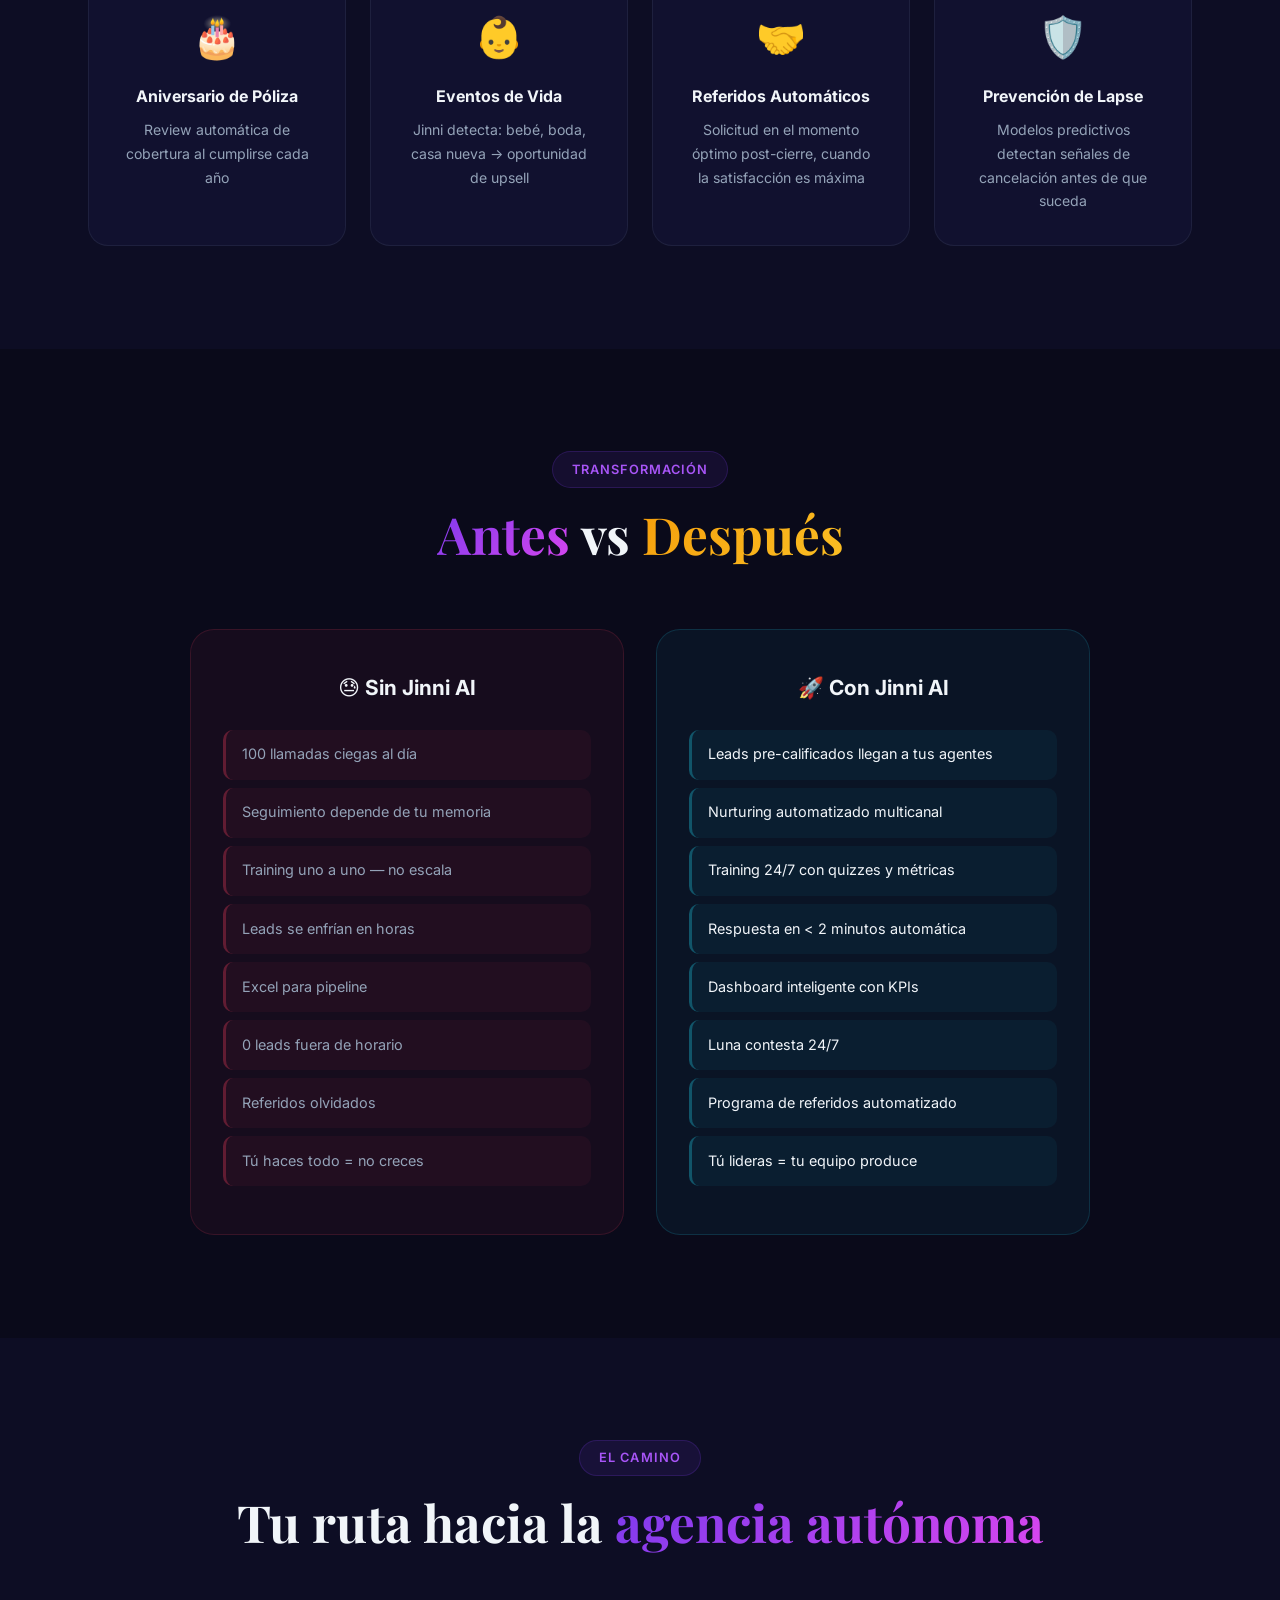
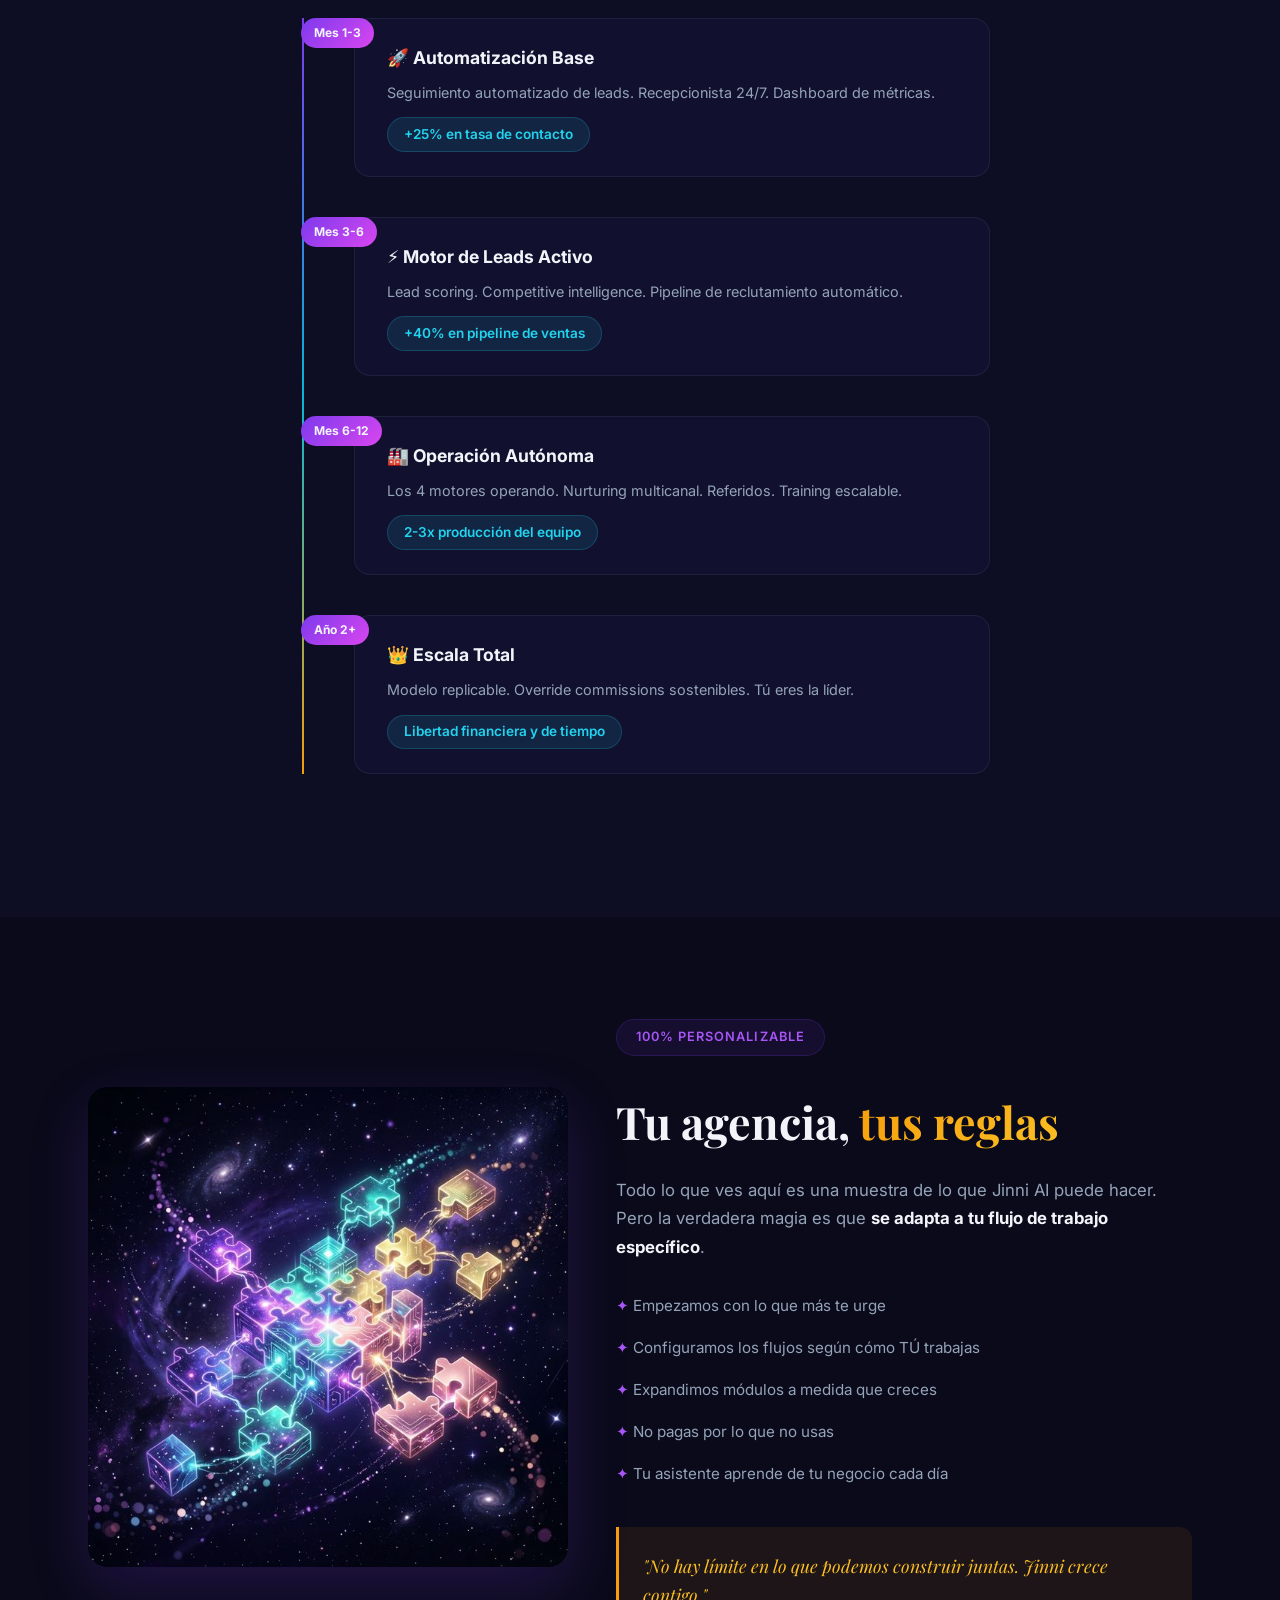
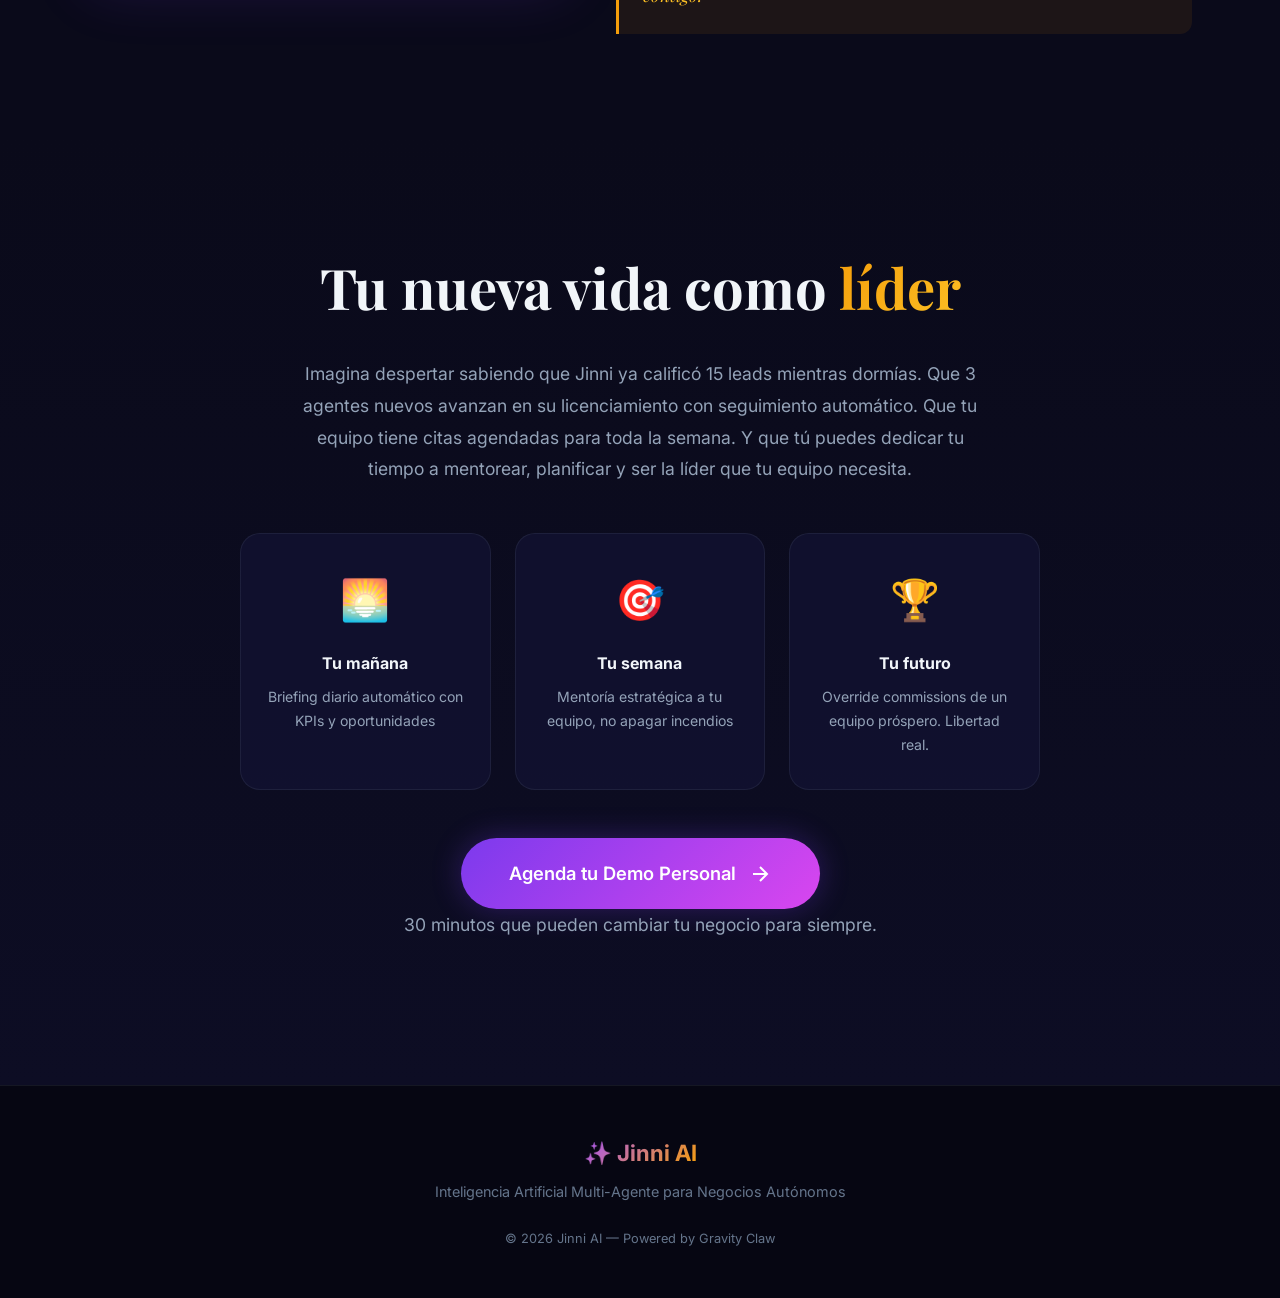
<file: public/index.html>
<!DOCTYPE html>
<html lang="es">
<head>
  <meta charset="UTF-8">
  <meta name="viewport" content="width=device-width, initial-scale=1.0">
  <title>Jinni AI — De Vendedora a Líder | Tu Agencia Autónoma</title>
  <meta name="description" content="Transforma tu agencia de seguros de vida con inteligencia artificial autónoma. Jinni AI automatiza reclutamiento, leads, ventas y operaciones.">
  <link rel="preconnect" href="https://fonts.googleapis.com">
  <link rel="preconnect" href="https://fonts.gstatic.com" crossorigin>
  <link href="https://fonts.googleapis.com/css2?family=Inter:wght@300;400;500;600;700;800;900&family=Playfair+Display:ital,wght@0,400;0,700;1,400&display=swap" rel="stylesheet">
  <link rel="stylesheet" href="style.css">
</head>
<body>
  <div class="particles" id="particles"></div>

  <!-- ========== HERO ========== -->
  <header class="hero" id="hero">
    <div class="hero-glow"></div>
    <div class="hero-content">
      <div class="hero-badge">✨ Propuesta Exclusiva 2026</div>
      <h1 class="hero-title">
        De <span class="gradient-text">Vendedora</span> a <span class="gradient-text-2">Líder</span>
      </h1>
      <p class="hero-subtitle">Tu agencia de seguros de vida, operando de forma autónoma con inteligencia artificial.</p>
      <p class="hero-description">Jinni AI automatiza tus 8 roles diarios para que dediques tu tiempo a lo que realmente importa: <strong>ser la líder que tu equipo necesita.</strong></p>
      <a href="#problema" class="cta-button">
        <span>Descubre Cómo</span>
        <svg width="20" height="20" viewBox="0 0 24 24" fill="none" stroke="currentColor" stroke-width="2"><path d="M7 13l5 5 5-5M7 6l5 5 5-5"/></svg>
      </a>
    </div>
    <div class="hero-image">
      <img src="img-hero.png" alt="Transformación de vendedora a líder con IA" loading="lazy">
    </div>
    <div class="hero-stats">
      <div class="stat-card">
        <div class="stat-number">100+</div>
        <div class="stat-label">leads por semana que puedes gestionar</div>
      </div>
      <div class="stat-card">
        <div class="stat-number">24/7</div>
        <div class="stat-label">recepcionista de voz activa</div>
      </div>
      <div class="stat-card">
        <div class="stat-number">0→∞</div>
        <div class="stat-label">escalable sin límite</div>
      </div>
    </div>
  </header>

  <!-- ========== CUSTOMIZABLE BANNER ========== -->
  <section class="banner-custom">
    <div class="container">
      <div class="banner-inner">
        <span class="banner-icon">🧩</span>
        <p><strong>Esto es una muestra de lo que es posible.</strong> Jinni AI no es un software rígido — es una plataforma inteligente que se configura según las necesidades específicas de TU agencia. Empezamos con lo más urgente y crecemos juntas.</p>
      </div>
    </div>
  </section>

  <!-- ========== EL PROBLEMA ========== -->
  <section class="section" id="problema">
    <div class="container">
      <div class="section-header">
        <span class="section-tag">El Problema</span>
        <h2>100 leads, 100 llamadas <span class="gradient-text">y tú sola</span></h2>
        <p class="section-desc">Cada semana entran ~100 leads. Tus agentes llaman 100 personas al día hasta encontrar a alguien interesado. Mientras, tú haces 8 trabajos al mismo tiempo.</p>
      </div>
      <div class="challenge-grid">
        <div class="challenge-card" data-delay="0">
          <div class="challenge-icon">🎯</div>
          <h3>Reclutar agentes</h3>
          <p>Buscar, atraer y evaluar candidatos constantemente</p>
        </div>
        <div class="challenge-card" data-delay="100">
          <div class="challenge-icon">📋</div>
          <h3>Licenciar agentes</h3>
          <p>Aplicar a cursos gratuitos, gestionar todo el proceso de licensing</p>
        </div>
        <div class="challenge-card" data-delay="200">
          <div class="challenge-icon">🎓</div>
          <h3>Entrenar al equipo</h3>
          <p>Capacitar uno a uno en ventas, productos y compliance</p>
        </div>
        <div class="challenge-card" data-delay="300">
          <div class="challenge-icon">💰</div>
          <h3>Vender pólizas</h3>
          <p>Hacer tus propias ventas además de gestionar las del equipo</p>
        </div>
        <div class="challenge-card" data-delay="400">
          <div class="challenge-icon">📱</div>
          <h3>Marketing digital</h3>
          <p>Crear contenido, gestionar redes sociales, generar leads</p>
        </div>
        <div class="challenge-card" data-delay="500">
          <div class="challenge-icon">📞</div>
          <h3>Seguimiento</h3>
          <p>Llamar, dar seguimiento, re-activar leads fríos — ¡cada minuto cuenta!</p>
        </div>
        <div class="challenge-card" data-delay="600">
          <div class="challenge-icon">📅</div>
          <h3>Gestionar citas</h3>
          <p>Agendar presentaciones online, recordar, reagendar</p>
        </div>
        <div class="challenge-card" data-delay="700">
          <div class="challenge-icon">🤝</div>
          <h3>Programa de referidos</h3>
          <p>Pedir referidos, dar seguimiento, mantener relaciones</p>
        </div>
      </div>
      <div class="cost-highlight">
        <div class="cost-number-inline">70+</div>
        <p>horas semanales ejecutando tareas que una IA puede hacer por ti</p>
      </div>
    </div>
  </section>

  <!-- ========== MOTOR DE LEADS ========== -->
  <section class="section section-dark" id="leads">
    <div class="container">
      <div class="section-header">
        <span class="section-tag">Motor de Leads</span>
        <h2>De 100 llamadas ciegas a <span class="gradient-text">leads pre-calificados</span></h2>
        <p class="section-desc">Jinni responde en menos de 2 minutos, califica automáticamente, y mantiene el seguimiento por días, semanas, meses — incluso un año.</p>
      </div>
      <div class="feature-showcase">
        <div class="feature-image">
          <img src="img-pipeline.png" alt="Dashboard de pipeline de leads inteligente" loading="lazy">
        </div>
        <div class="feature-details">
          <h3>Lead Lifecycle Management</h3>
          <div class="lead-states">
            <div class="lead-state cold">❄️ Frío</div>
            <div class="lead-arrow">→</div>
            <div class="lead-state warm">🌤️ Tibio</div>
            <div class="lead-arrow">→</div>
            <div class="lead-state hot">🔥 Caliente</div>
            <div class="lead-arrow">→</div>
            <div class="lead-state client">⭐ Cliente</div>
          </div>
          <div class="feature-list">
            <div class="feature-item">
              <span class="feature-badge">Día 0</span>
              <p>Respuesta inmediata por SMS/WhatsApp — las empresas que responden en 5 min tienen <strong>10x más probabilidad</strong> de contacto</p>
            </div>
            <div class="feature-item">
              <span class="feature-badge">Día 1-3</span>
              <p>Segundo intento con ángulo diferente + contenido educativo</p>
            </div>
            <div class="feature-item">
              <span class="feature-badge">Semana 1-2</span>
              <p>Check-in personal + caso de éxito relevante</p>
            </div>
            <div class="feature-item">
              <span class="feature-badge">Mes 1-12</span>
              <p>Re-engagement mensual, contenido seasonal, aniversario de interés</p>
            </div>
          </div>
        </div>
      </div>
      <!-- Lead Scoring -->
      <div class="scoring-section">
        <div class="scoring-content">
          <img src="img-nurturing.png" alt="Lead scoring y nurturing automatizado" loading="lazy" class="scoring-image">
        </div>
        <div class="scoring-details">
          <h3>Lead Scoring en Tiempo Real</h3>
          <p>Jinni califica cada lead automáticamente según su comportamiento. Cuando un lead se reactiva, notifica al agente inmediatamente.</p>
          <div class="score-items">
            <div class="score-item"><span class="score-action">Abre email</span><span class="score-points">+5 pts</span></div>
            <div class="score-item"><span class="score-action">Responde SMS</span><span class="score-points">+15 pts</span></div>
            <div class="score-item"><span class="score-action">Hace clic en link</span><span class="score-points">+10 pts</span></div>
            <div class="score-item highlight"><span class="score-action">Llama de vuelta</span><span class="score-points">+25 pts ⚡</span></div>
          </div>
          <div class="score-alert">
            🔔 "Lead María García se reactivó. Score: 72. Acción sugerida: <strong>llamar hoy.</strong>"
          </div>
        </div>
      </div>
    </div>
  </section>

  <!-- ========== FÁBRICA DE AGENTES ========== -->
  <section class="section" id="agentes">
    <div class="container">
      <div class="section-header">
        <span class="section-tag">Fábrica de Agentes</span>
        <h2>De reclutamiento a <span class="gradient-text">producción</span>, automatizado</h2>
        <p class="section-desc">Jinni sabe exactamente en qué paso está cada agente y lo guía automáticamente. Tú solo intervienes cuando hay un problema real.</p>
      </div>
      <div class="feature-showcase reverse">
        <div class="feature-image">
          <img src="img-factory.png" alt="Pipeline de reclutamiento y entrenamiento de agentes" loading="lazy">
        </div>
        <div class="feature-details">
          <h3>Pipeline Completo</h3>
          <div class="agent-pipeline">
            <div class="agent-step"><span class="step-num">1</span><span>Recruit</span></div>
            <div class="agent-step"><span class="step-num">2</span><span>Interview</span></div>
            <div class="agent-step"><span class="step-num">3</span><span>License</span></div>
            <div class="agent-step"><span class="step-num">4</span><span>Contract</span></div>
            <div class="agent-step"><span class="step-num">5</span><span>Train</span></div>
            <div class="agent-step"><span class="step-num">6</span><span>1ra Venta</span></div>
            <div class="agent-step active"><span class="step-num">7</span><span>Produce</span></div>
          </div>
          <div class="agent-examples">
            <div class="agent-msg">
              <strong>Ana</strong> — Paso 3/7 del licensing. Examen en 5 días. <em>Enviando material de estudio automáticamente.</em>
            </div>
            <div class="agent-msg">
              <strong>Carlos</strong> — Training completo. Quiz: 85%. <em>Listo para shadow calls.</em>
            </div>
            <div class="agent-msg alert">
              <strong>3 reclutas</strong> sin avanzar en 7 días. <em>Enviando nudge motivacional + sesión de preguntas.</em>
            </div>
          </div>
        </div>
      </div>
    </div>
  </section>

  <!-- ========== RECEPCIONISTA AI ========== -->
  <section class="section section-dark" id="luna">
    <div class="container">
      <div class="section-header">
        <span class="section-tag">Recepcionista AI</span>
        <h2>Luna atiende <span class="gradient-text">cuando tú no puedes</span></h2>
        <p class="section-desc">Recepcionista de voz con IA que contesta llamadas, califica leads, y agenda citas — 24 horas al día, 7 días a la semana.</p>
      </div>
      <div class="feature-showcase">
        <div class="feature-image luna-image">
          <img src="img-receptionist.png" alt="Luna - Recepcionista AI 24/7" loading="lazy">
        </div>
        <div class="feature-details">
          <div class="luna-grid">
            <div class="luna-card inbound">
              <h4>📥 Inbound 24/7</h4>
              <ul>
                <li>Contesta cuando el agente está ocupado</li>
                <li>Califica con preguntas clave</li>
                <li>Agenda cita en el calendario</li>
                <li>Warm transfer si es urgente</li>
              </ul>
            </div>
            <div class="luna-card outbound">
              <h4>📤 Outbound Proactivo</h4>
              <ul>
                <li>Confirmaciones de citas</li>
                <li>Follow-up post-presentación</li>
                <li>Reactivación de leads fríos</li>
                <li>Recordatorios de documentos</li>
              </ul>
            </div>
          </div>
          <div class="luna-levels">
            <h4>Sirve a 3 niveles simultáneamente</h4>
            <div class="level-row">
              <span class="level-badge agency">🏢 Agencia</span>
              <span class="level-badge agent">👤 Agente</span>
              <span class="level-badge client">💎 Cliente</span>
            </div>
          </div>
        </div>
      </div>
    </div>
  </section>

  <!-- ========== MARKETING ========== -->
  <section class="section" id="marketing">
    <div class="container">
      <div class="section-header">
        <span class="section-tag">Marketing Command Center</span>
        <h2>Inteligencia competitiva <span class="gradient-text">en tiempo real</span></h2>
        <p class="section-desc">Jinni monitorea a tu competencia, propone campañas basadas en datos reales, y te ayuda a mantener una presencia digital consistente.</p>
      </div>
      <div class="marketing-showcase">
        <img src="img-marketing.png" alt="Centro de comando de marketing con IA" loading="lazy" class="marketing-hero-img">
        <div class="marketing-grid">
          <div class="marketing-card">
            <h4>🕵️ Scraping de Competencia</h4>
            <p>Monitorea qué publica la competencia, qué funciona, qué genera engagement</p>
          </div>
          <div class="marketing-card">
            <h4>📅 Calendario de Contenido</h4>
            <p>Sugerencias de posts diarios según tendencias, temporada y tu identidad de marca</p>
          </div>
          <div class="marketing-card">
            <h4>🎯 Campañas Basadas en Datos</h4>
            <p>Templates para cada audiencia: familias jóvenes, parejas, profesionales</p>
          </div>
          <div class="marketing-card">
            <h4>📊 Análisis de Rendimiento</h4>
            <p>Cuáles posts generaron leads reales, cuáles no, y por qué</p>
          </div>
        </div>
      </div>
    </div>
  </section>

  <!-- ========== POST-VENTA ========== -->
  <section class="section section-dark" id="postventa">
    <div class="container">
      <div class="section-header">
        <span class="section-tag">Post-Venta</span>
        <h2>El ciclo que <span class="gradient-text-2">nadie hace</span> — y genera más</h2>
      </div>
      <div class="postsale-grid">
        <div class="postsale-card">
          <div class="postsale-icon">🎂</div>
          <h4>Aniversario de Póliza</h4>
          <p>Review automática de cobertura al cumplirse cada año</p>
        </div>
        <div class="postsale-card">
          <div class="postsale-icon">👶</div>
          <h4>Eventos de Vida</h4>
          <p>Jinni detecta: bebé, boda, casa nueva → oportunidad de upsell</p>
        </div>
        <div class="postsale-card">
          <div class="postsale-icon">🤝</div>
          <h4>Referidos Automáticos</h4>
          <p>Solicitud en el momento óptimo post-cierre, cuando la satisfacción es máxima</p>
        </div>
        <div class="postsale-card">
          <div class="postsale-icon">🛡️</div>
          <h4>Prevención de Lapse</h4>
          <p>Modelos predictivos detectan señales de cancelación antes de que suceda</p>
        </div>
      </div>
    </div>
  </section>

  <!-- ========== ANTES vs DESPUÉS ========== -->
  <section class="section" id="comparativa">
    <div class="container">
      <div class="section-header">
        <span class="section-tag">Transformación</span>
        <h2><span class="gradient-text">Antes</span> vs <span class="gradient-text-2">Después</span></h2>
      </div>
      <div class="comparison-table">
        <div class="comparison-col comparison-before">
          <h3>😓 Sin Jinni AI</h3>
          <div class="comparison-item">100 llamadas ciegas al día</div>
          <div class="comparison-item">Seguimiento depende de tu memoria</div>
          <div class="comparison-item">Training uno a uno — no escala</div>
          <div class="comparison-item">Leads se enfrían en horas</div>
          <div class="comparison-item">Excel para pipeline</div>
          <div class="comparison-item">0 leads fuera de horario</div>
          <div class="comparison-item">Referidos olvidados</div>
          <div class="comparison-item">Tú haces todo = no creces</div>
        </div>
        <div class="comparison-col comparison-after">
          <h3>🚀 Con Jinni AI</h3>
          <div class="comparison-item">Leads pre-calificados llegan a tus agentes</div>
          <div class="comparison-item">Nurturing automatizado multicanal</div>
          <div class="comparison-item">Training 24/7 con quizzes y métricas</div>
          <div class="comparison-item">Respuesta en < 2 minutos automática</div>
          <div class="comparison-item">Dashboard inteligente con KPIs</div>
          <div class="comparison-item">Luna contesta 24/7</div>
          <div class="comparison-item">Programa de referidos automatizado</div>
          <div class="comparison-item">Tú lideras = tu equipo produce</div>
        </div>
      </div>
    </div>
  </section>

  <!-- ========== TIMELINE ROI ========== -->
  <section class="section section-dark" id="roi">
    <div class="container">
      <div class="section-header">
        <span class="section-tag">El Camino</span>
        <h2>Tu ruta hacia la <span class="gradient-text">agencia autónoma</span></h2>
      </div>
      <div class="timeline">
        <div class="timeline-item">
          <div class="timeline-badge">Mes 1-3</div>
          <div class="timeline-content">
            <h4>🚀 Automatización Base</h4>
            <p>Seguimiento automatizado de leads. Recepcionista 24/7. Dashboard de métricas.</p>
            <div class="timeline-metric">+25% en tasa de contacto</div>
          </div>
        </div>
        <div class="timeline-item">
          <div class="timeline-badge">Mes 3-6</div>
          <div class="timeline-content">
            <h4>⚡ Motor de Leads Activo</h4>
            <p>Lead scoring. Competitive intelligence. Pipeline de reclutamiento automático.</p>
            <div class="timeline-metric">+40% en pipeline de ventas</div>
          </div>
        </div>
        <div class="timeline-item">
          <div class="timeline-badge">Mes 6-12</div>
          <div class="timeline-content">
            <h4>🏭 Operación Autónoma</h4>
            <p>Los 4 motores operando. Nurturing multicanal. Referidos. Training escalable.</p>
            <div class="timeline-metric">2-3x producción del equipo</div>
          </div>
        </div>
        <div class="timeline-item">
          <div class="timeline-badge">Año 2+</div>
          <div class="timeline-content">
            <h4>👑 Escala Total</h4>
            <p>Modelo replicable. Override commissions sostenibles. Tú eres la líder.</p>
            <div class="timeline-metric">Libertad financiera y de tiempo</div>
          </div>
        </div>
      </div>
    </div>
  </section>

  <!-- ========== PERSONALIZABLE ========== -->
  <section class="section" id="personalizable">
    <div class="container">
      <div class="customizable-section">
        <div class="custom-image">
          <img src="img-custom.png" alt="Plataforma modular y personalizable" loading="lazy">
        </div>
        <div class="custom-content">
          <span class="section-tag">100% Personalizable</span>
          <h2>Tu agencia, <span class="gradient-text-2">tus reglas</span></h2>
          <p>Todo lo que ves aquí es una muestra de lo que Jinni AI puede hacer. Pero la verdadera magia es que <strong>se adapta a tu flujo de trabajo específico</strong>.</p>
          <ul class="custom-list">
            <li>✦ Empezamos con lo que más te urge</li>
            <li>✦ Configuramos los flujos según cómo TÚ trabajas</li>
            <li>✦ Expandimos módulos a medida que creces</li>
            <li>✦ No pagas por lo que no usas</li>
            <li>✦ Tu asistente aprende de tu negocio cada día</li>
          </ul>
          <div class="custom-quote">
            "No hay límite en lo que podemos construir juntas. Jinni crece contigo."
          </div>
        </div>
      </div>
    </div>
  </section>

  <!-- ========== CTA FINAL ========== -->
  <section class="section section-cta" id="cta">
    <div class="container">
      <div class="cta-content">
        <h2>Tu nueva vida como <span class="gradient-text-2">líder</span></h2>
        <p>Imagina despertar sabiendo que Jinni ya calificó 15 leads mientras dormías. Que 3 agentes nuevos avanzan en su licenciamiento con seguimiento automático. Que tu equipo tiene citas agendadas para toda la semana. Y que tú puedes dedicar tu tiempo a mentorear, planificar y ser la líder que tu equipo necesita.</p>
        <div class="cta-vision">
          <div class="vision-card">
            <div class="vision-icon">🌅</div>
            <h4>Tu mañana</h4>
            <p>Briefing diario automático con KPIs y oportunidades</p>
          </div>
          <div class="vision-card">
            <div class="vision-icon">🎯</div>
            <h4>Tu semana</h4>
            <p>Mentoría estratégica a tu equipo, no apagar incendios</p>
          </div>
          <div class="vision-card">
            <div class="vision-icon">🏆</div>
            <h4>Tu futuro</h4>
            <p>Override commissions de un equipo próspero. Libertad real.</p>
          </div>
        </div>
        <a href="https://calendly.com" class="cta-button cta-button-large">
          <span>Agenda tu Demo Personal</span>
          <svg width="24" height="24" viewBox="0 0 24 24" fill="none" stroke="currentColor" stroke-width="2"><path d="M5 12h14M12 5l7 7-7 7"/></svg>
        </a>
        <p class="cta-note">30 minutos que pueden cambiar tu negocio para siempre.</p>
      </div>
    </div>
  </section>

  <footer class="footer">
    <div class="container">
      <div class="footer-brand">
        <span class="footer-logo">✨ Jinni AI</span>
        <p>Inteligencia Artificial Multi-Agente para Negocios Autónomos</p>
      </div>
      <div class="footer-bottom">
        <p>© 2026 Jinni AI — Powered by Gravity Claw</p>
      </div>
    </div>
  </footer>

  <script src="script.js"></script>
</body>
</html>
</file>
<file: style.css>
/* ===========================
   Design System — Jinni AI Proposal v3
   Cosmic/Ethereal theme with AI images
   =========================== */

:root {
  --bg-deep: #0a0a1a;
  --bg-section: #0d0d24;
  --bg-card: rgba(20, 20, 55, 0.6);
  --bg-card-hover: rgba(30, 30, 80, 0.8);
  --aurora-1: #7c3aed;
  --aurora-2: #a855f7;
  --aurora-3: #d946ef;
  --aurora-4: #f43f5e;
  --gold-1: #f59e0b;
  --gold-2: #fbbf24;
  --teal-1: #06b6d4;
  --teal-2: #22d3ee;
  --text-primary: #f1f5f9;
  --text-secondary: #94a3b8;
  --text-muted: #64748b;
  --border-subtle: rgba(148, 163, 184, 0.1);
  --border-glow: rgba(124, 58, 237, 0.3);
  --section-padding: clamp(4rem, 8vw, 8rem);
  --container-max: 1200px;
  --font-sans: 'Inter', system-ui, -apple-system, sans-serif;
  --font-display: 'Playfair Display', Georgia, serif;
}

*, *::before, *::after { box-sizing: border-box; margin: 0; padding: 0; }
html { scroll-behavior: smooth; -webkit-font-smoothing: antialiased; }
body {
  font-family: var(--font-sans);
  background: var(--bg-deep);
  color: var(--text-primary);
  line-height: 1.7;
  overflow-x: hidden;
}
.container {
  max-width: var(--container-max);
  margin: 0 auto;
  padding: 0 clamp(1.5rem, 4vw, 3rem);
}
img { max-width: 100%; height: auto; display: block; }

/* Particles */
.particles { position: fixed; top: 0; left: 0; width: 100%; height: 100%; pointer-events: none; z-index: 0; overflow: hidden; }
.particle { position: absolute; border-radius: 50%; opacity: 0.3; animation: float linear infinite; }
@keyframes float {
  0% { transform: translateY(100vh) rotate(0deg); opacity: 0; }
  10% { opacity: 0.3; }
  90% { opacity: 0.3; }
  100% { transform: translateY(-10vh) rotate(720deg); opacity: 0; }
}

/* ============ HERO ============ */
.hero {
  position: relative;
  min-height: 100vh;
  display: flex;
  flex-direction: column;
  align-items: center;
  justify-content: center;
  text-align: center;
  padding: 6rem 2rem 4rem;
  overflow: hidden;
  z-index: 1;
}
.hero-glow {
  position: absolute;
  top: -30%; left: 50%;
  transform: translateX(-50%);
  width: 120%; height: 80%;
  background: radial-gradient(ellipse at center,
    rgba(124,58,237,0.15) 0%,
    rgba(217,70,239,0.08) 30%,
    rgba(244,63,94,0.04) 50%,
    transparent 70%
  );
  pointer-events: none;
  animation: pulseGlow 8s ease-in-out infinite;
}
@keyframes pulseGlow {
  0%, 100% { opacity: 0.8; transform: translateX(-50%) scale(1); }
  50% { opacity: 1; transform: translateX(-50%) scale(1.05); }
}
.hero-badge {
  display: inline-block;
  padding: 0.5rem 1.5rem;
  background: rgba(124,58,237,0.15);
  border: 1px solid var(--border-glow);
  border-radius: 100px;
  font-size: 0.85rem; font-weight: 500;
  color: var(--aurora-2);
  letter-spacing: 0.05em;
  margin-bottom: 2rem;
  backdrop-filter: blur(10px);
  animation: fadeInUp 0.8s ease-out;
}
.hero-content { position: relative; z-index: 2; max-width: 800px; }
.hero-title {
  font-family: var(--font-display);
  font-size: clamp(3rem, 8vw, 5.5rem);
  font-weight: 700;
  line-height: 1.1;
  margin-bottom: 1.5rem;
  animation: fadeInUp 1s ease-out 0.2s both;
}
.gradient-text {
  background: linear-gradient(135deg, var(--aurora-1), var(--aurora-3));
  -webkit-background-clip: text; -webkit-text-fill-color: transparent;
  background-clip: text;
}
.gradient-text-2 {
  background: linear-gradient(135deg, var(--gold-1), var(--gold-2));
  -webkit-background-clip: text; -webkit-text-fill-color: transparent;
  background-clip: text;
}
.hero-subtitle {
  font-size: clamp(1.1rem, 2.5vw, 1.4rem);
  color: var(--text-secondary);
  margin-bottom: 1rem;
  animation: fadeInUp 1s ease-out 0.4s both;
}
.hero-description {
  font-size: 1.05rem;
  color: var(--text-secondary);
  max-width: 600px;
  margin: 0 auto 2.5rem;
  animation: fadeInUp 1s ease-out 0.5s both;
}
.hero-description strong { color: var(--text-primary); }
.cta-button {
  display: inline-flex; align-items: center; gap: 0.75rem;
  padding: 1rem 2.5rem;
  background: linear-gradient(135deg, var(--aurora-1), var(--aurora-3));
  color: white; text-decoration: none;
  border-radius: 100px;
  font-weight: 600; font-size: 1.05rem;
  transition: all 0.4s cubic-bezier(0.16,1,0.3,1);
  box-shadow: 0 0 30px rgba(124,58,237,0.3);
  animation: fadeInUp 1s ease-out 0.6s both;
}
.cta-button:hover {
  transform: translateY(-3px);
  box-shadow: 0 0 50px rgba(124,58,237,0.5);
}
.hero-image {
  position: relative;
  z-index: 2;
  max-width: 400px;
  margin: 2.5rem auto 0;
  animation: fadeInUp 1s ease-out 0.7s both;
}
.hero-image img {
  border-radius: 24px;
  box-shadow: 0 20px 80px rgba(124,58,237,0.25);
}
.hero-stats {
  display: grid;
  grid-template-columns: repeat(3, 1fr);
  gap: 2rem;
  max-width: 700px;
  margin-top: 3rem;
  position: relative; z-index: 2;
  animation: fadeInUp 1s ease-out 0.9s both;
}
.stat-card {
  text-align: center;
  padding: 1.5rem;
  background: var(--bg-card);
  border: 1px solid var(--border-subtle);
  border-radius: 16px;
  backdrop-filter: blur(20px);
  transition: all 0.3s ease;
}
.stat-card:hover { border-color: var(--border-glow); transform: translateY(-4px); }
.stat-number {
  font-size: 2.2rem; font-weight: 800;
  background: linear-gradient(135deg, var(--teal-1), var(--teal-2));
  -webkit-background-clip: text; -webkit-text-fill-color: transparent;
  background-clip: text;
}
.stat-label { font-size: 0.85rem; color: var(--text-secondary); margin-top: 0.25rem; }

/* ============ CUSTOMIZABLE BANNER ============ */
.banner-custom {
  position: relative; z-index: 1;
  background: linear-gradient(135deg, rgba(124,58,237,0.08), rgba(245,158,11,0.06));
  border-top: 1px solid var(--border-glow);
  border-bottom: 1px solid rgba(245,158,11,0.2);
  padding: 1.5rem 0;
}
.banner-inner {
  display: flex; align-items: center; gap: 1rem;
  text-align: center; justify-content: center;
}
.banner-icon { font-size: 1.8rem; flex-shrink: 0; }
.banner-inner p { font-size: 0.95rem; color: var(--text-secondary); max-width: 700px; }
.banner-inner strong { color: var(--gold-2); }

/* ============ SECTIONS COMMON ============ */
.section { position: relative; padding: var(--section-padding) 0; z-index: 1; }
.section-dark { background: var(--bg-section); }
.section-header { text-align: center; margin-bottom: 4rem; }
.section-tag {
  display: inline-block;
  padding: 0.4rem 1.2rem;
  background: rgba(124,58,237,0.1);
  border: 1px solid rgba(124,58,237,0.2);
  border-radius: 100px;
  font-size: 0.8rem; font-weight: 600;
  color: var(--aurora-2);
  letter-spacing: 0.08em;
  text-transform: uppercase;
  margin-bottom: 1rem;
}
.section-header h2 {
  font-family: var(--font-display);
  font-size: clamp(2rem, 5vw, 3.2rem);
  font-weight: 700; line-height: 1.2;
  margin-bottom: 1rem;
}
.section-desc { font-size: 1.1rem; color: var(--text-secondary); max-width: 650px; margin: 0 auto; }

/* ============ CHALLENGE GRID ============ */
.challenge-grid {
  display: grid;
  grid-template-columns: repeat(auto-fit, minmax(250px, 1fr));
  gap: 1.5rem;
}
.challenge-card {
  padding: 2rem;
  background: var(--bg-card);
  border: 1px solid var(--border-subtle);
  border-radius: 20px;
  backdrop-filter: blur(20px);
  transition: all 0.4s cubic-bezier(0.16,1,0.3,1);
  opacity: 0; transform: translateY(20px);
}
.challenge-card.visible { opacity: 1; transform: translateY(0); }
.challenge-card:hover {
  border-color: var(--aurora-3);
  transform: translateY(-6px);
  box-shadow: 0 20px 60px rgba(217,70,239,0.1);
}
.challenge-icon { font-size: 2.5rem; margin-bottom: 1rem; }
.challenge-card h3 { font-size: 1.15rem; font-weight: 700; margin-bottom: 0.5rem; }
.challenge-card p { font-size: 0.9rem; color: var(--text-secondary); line-height: 1.6; }

/* Cost Highlight */
.cost-highlight {
  display: flex; align-items: center; justify-content: center; gap: 1rem;
  margin-top: 3rem; padding: 2rem;
  background: linear-gradient(135deg, rgba(244,63,94,0.08), rgba(245,158,11,0.06));
  border: 1px solid rgba(244,63,94,0.2);
  border-radius: 16px;
}
.cost-number-inline {
  font-size: 3.5rem; font-weight: 900;
  background: linear-gradient(135deg, var(--aurora-4), var(--gold-1));
  -webkit-background-clip: text; -webkit-text-fill-color: transparent;
  background-clip: text; line-height: 1;
}
.cost-highlight p { font-size: 1.1rem; color: var(--text-secondary); }

/* ============ FEATURE SHOWCASE (Image + Details) ============ */
.feature-showcase {
  display: grid;
  grid-template-columns: 1fr 1fr;
  gap: 3rem;
  align-items: center;
  margin-bottom: 4rem;
}
.feature-showcase.reverse { direction: rtl; }
.feature-showcase.reverse > * { direction: ltr; }
.feature-image img {
  border-radius: 20px;
  border: 1px solid var(--border-subtle);
  box-shadow: 0 20px 60px rgba(124,58,237,0.15);
  transition: transform 0.4s ease;
}
.feature-image img:hover { transform: scale(1.02); }
.feature-details h3 {
  font-family: var(--font-display);
  font-size: 1.5rem; font-weight: 700;
  margin-bottom: 1.5rem;
}

/* Lead States */
.lead-states {
  display: flex; align-items: center; gap: 0.5rem;
  margin-bottom: 2rem; flex-wrap: wrap;
}
.lead-state {
  padding: 0.5rem 1.2rem;
  border-radius: 100px;
  font-size: 0.85rem; font-weight: 600;
}
.lead-state.cold { background: rgba(96,165,250,0.15); color: #93c5fd; border: 1px solid rgba(96,165,250,0.3); }
.lead-state.warm { background: rgba(251,191,36,0.15); color: #fbbf24; border: 1px solid rgba(251,191,36,0.3); }
.lead-state.hot { background: rgba(244,63,94,0.15); color: #fb7185; border: 1px solid rgba(244,63,94,0.3); }
.lead-state.client { background: rgba(34,211,238,0.15); color: #22d3ee; border: 1px solid rgba(34,211,238,0.3); }
.lead-arrow { color: var(--text-muted); font-weight: 700; }

/* Feature Items */
.feature-list { display: flex; flex-direction: column; gap: 1rem; }
.feature-item {
  display: flex; align-items: flex-start; gap: 1rem;
  padding: 1rem;
  background: var(--bg-card);
  border: 1px solid var(--border-subtle);
  border-radius: 12px;
}
.feature-badge {
  padding: 0.3rem 0.8rem;
  background: linear-gradient(135deg, var(--aurora-1), var(--aurora-3));
  border-radius: 100px;
  font-size: 0.75rem; font-weight: 700;
  white-space: nowrap; flex-shrink: 0;
}
.feature-item p { font-size: 0.88rem; color: var(--text-secondary); }
.feature-item strong { color: var(--text-primary); }

/* ============ SCORING SECTION ============ */
.scoring-section {
  display: grid;
  grid-template-columns: 1fr 1fr;
  gap: 3rem; align-items: center;
}
.scoring-image {
  border-radius: 20px;
  border: 1px solid var(--border-subtle);
  box-shadow: 0 20px 60px rgba(124,58,237,0.15);
}
.scoring-details h3 {
  font-family: var(--font-display);
  font-size: 1.4rem; font-weight: 700;
  margin-bottom: 1rem;
}
.scoring-details > p { color: var(--text-secondary); margin-bottom: 1.5rem; font-size: 0.95rem; }
.score-items { display: flex; flex-direction: column; gap: 0.6rem; margin-bottom: 1.5rem; }
.score-item {
  display: flex; justify-content: space-between;
  padding: 0.7rem 1rem;
  background: var(--bg-card);
  border: 1px solid var(--border-subtle);
  border-radius: 10px;
  font-size: 0.9rem;
}
.score-item.highlight { border-color: var(--gold-1); background: rgba(245,158,11,0.08); }
.score-action { color: var(--text-secondary); }
.score-points { font-weight: 700; color: var(--teal-2); }
.score-item.highlight .score-points { color: var(--gold-2); }
.score-alert {
  padding: 1rem 1.5rem;
  background: rgba(124,58,237,0.1);
  border: 1px solid var(--border-glow);
  border-radius: 12px;
  font-size: 0.9rem;
  color: var(--text-secondary);
}

/* ============ AGENT PIPELINE ============ */
.agent-pipeline {
  display: flex; flex-wrap: wrap; gap: 0.5rem;
  margin-bottom: 2rem;
}
.agent-step {
  display: flex; align-items: center; gap: 0.5rem;
  padding: 0.5rem 1rem;
  background: var(--bg-card);
  border: 1px solid var(--border-subtle);
  border-radius: 100px;
  font-size: 0.82rem; font-weight: 500;
  color: var(--text-secondary);
  transition: all 0.3s ease;
}
.agent-step.active {
  background: linear-gradient(135deg, var(--aurora-1), var(--aurora-3));
  color: white; border-color: transparent;
}
.step-num {
  width: 22px; height: 22px;
  display: flex; align-items: center; justify-content: center;
  background: rgba(255,255,255,0.1);
  border-radius: 50%;
  font-size: 0.7rem; font-weight: 700;
}
.agent-step.active .step-num { background: rgba(255,255,255,0.25); }

/* Agent Messages */
.agent-examples { display: flex; flex-direction: column; gap: 0.8rem; }
.agent-msg {
  padding: 1rem 1.5rem;
  background: var(--bg-card);
  border: 1px solid var(--border-subtle);
  border-radius: 12px;
  font-size: 0.88rem;
  color: var(--text-secondary);
  border-left: 3px solid var(--teal-1);
}
.agent-msg strong { color: var(--text-primary); }
.agent-msg em { color: var(--aurora-2); }
.agent-msg.alert { border-left-color: var(--gold-1); }

/* ============ LUNA GRID ============ */
.luna-grid { display: grid; grid-template-columns: 1fr 1fr; gap: 1.5rem; margin-bottom: 2rem; }
.luna-card {
  padding: 1.5rem;
  background: var(--bg-card);
  border: 1px solid var(--border-subtle);
  border-radius: 16px;
}
.luna-card h4 { font-size: 1rem; margin-bottom: 0.75rem; }
.luna-card ul { list-style: none; }
.luna-card ul li {
  padding: 0.4rem 0;
  padding-left: 1.2rem;
  font-size: 0.88rem;
  color: var(--text-secondary);
  position: relative;
}
.luna-card ul li::before { content: '✦'; position: absolute; left: 0; color: var(--aurora-2); font-size: 0.7rem; }
.luna-card.inbound { border-top: 2px solid var(--teal-1); }
.luna-card.outbound { border-top: 2px solid var(--gold-1); }

.luna-levels {
  padding: 1.5rem;
  background: rgba(124,58,237,0.05);
  border: 1px solid rgba(124,58,237,0.1);
  border-radius: 16px;
  text-align: center;
}
.luna-levels h4 { font-size: 0.95rem; margin-bottom: 1rem; color: var(--text-secondary); }
.level-row { display: flex; justify-content: center; gap: 1rem; flex-wrap: wrap; }
.level-badge {
  padding: 0.5rem 1.2rem;
  border-radius: 100px;
  font-size: 0.85rem; font-weight: 600;
}
.level-badge.agency { background: rgba(124,58,237,0.15); color: var(--aurora-2); border: 1px solid rgba(124,58,237,0.3); }
.level-badge.agent { background: rgba(6,182,212,0.15); color: var(--teal-2); border: 1px solid rgba(6,182,212,0.3); }
.level-badge.client { background: rgba(245,158,11,0.15); color: var(--gold-2); border: 1px solid rgba(245,158,11,0.3); }

/* ============ MARKETING ============ */
.marketing-showcase { text-align: center; }
.marketing-hero-img {
  max-width: 700px;
  margin: 0 auto 3rem;
  border-radius: 20px;
  border: 1px solid var(--border-subtle);
  box-shadow: 0 20px 80px rgba(124,58,237,0.2);
}
.marketing-grid {
  display: grid;
  grid-template-columns: repeat(auto-fit, minmax(240px, 1fr));
  gap: 1.5rem; text-align: left;
}
.marketing-card {
  padding: 1.5rem;
  background: var(--bg-card);
  border: 1px solid var(--border-subtle);
  border-radius: 16px;
  transition: all 0.3s ease;
}
.marketing-card:hover { border-color: var(--aurora-3); transform: translateY(-4px); }
.marketing-card h4 { font-size: 1rem; margin-bottom: 0.5rem; }
.marketing-card p { font-size: 0.88rem; color: var(--text-secondary); }

/* ============ POST-SALE ============ */
.postsale-grid {
  display: grid;
  grid-template-columns: repeat(auto-fit, minmax(240px, 1fr));
  gap: 1.5rem;
}
.postsale-card {
  padding: 2rem;
  background: var(--bg-card);
  border: 1px solid var(--border-subtle);
  border-radius: 20px;
  text-align: center;
  transition: all 0.3s ease;
}
.postsale-card:hover { border-color: var(--gold-1); transform: translateY(-4px); }
.postsale-icon { font-size: 2.5rem; margin-bottom: 0.75rem; }
.postsale-card h4 { font-size: 1rem; font-weight: 700; margin-bottom: 0.5rem; }
.postsale-card p { font-size: 0.88rem; color: var(--text-secondary); }

/* ============ COMPARISON ============ */
.comparison-table {
  display: grid;
  grid-template-columns: 1fr 1fr;
  gap: 2rem;
  max-width: 900px;
  margin: 0 auto;
}
.comparison-col { padding: 2.5rem 2rem; border-radius: 24px; }
.comparison-before { background: rgba(244,63,94,0.05); border: 1px solid rgba(244,63,94,0.15); }
.comparison-after { background: rgba(34,211,238,0.05); border: 1px solid rgba(34,211,238,0.15); }
.comparison-col h3 { text-align: center; font-size: 1.3rem; margin-bottom: 1.5rem; }
.comparison-item {
  padding: 0.8rem 1rem;
  margin-bottom: 0.5rem;
  font-size: 0.9rem;
  border-radius: 10px;
  color: var(--text-secondary);
}
.comparison-before .comparison-item { background: rgba(244,63,94,0.05); border-left: 3px solid rgba(244,63,94,0.3); }
.comparison-after .comparison-item { background: rgba(34,211,238,0.05); border-left: 3px solid rgba(34,211,238,0.3); color: var(--text-primary); }

/* ============ TIMELINE ============ */
.timeline {
  max-width: 700px; margin: 0 auto;
  position: relative; padding-left: 3rem;
}
.timeline::before {
  content: '';
  position: absolute; left: 0.75rem; top: 0; bottom: 0;
  width: 2px;
  background: linear-gradient(to bottom, var(--aurora-1), var(--teal-1), var(--gold-1));
}
.timeline-item {
  position: relative;
  margin-bottom: 2.5rem;
  opacity: 0; transform: translateX(-20px);
  transition: all 0.6s cubic-bezier(0.16,1,0.3,1);
}
.timeline-item.visible { opacity: 1; transform: translateX(0); }
.timeline-badge {
  position: absolute;
  left: -2.3rem; top: 0;
  padding: 0.3rem 0.8rem;
  background: linear-gradient(135deg, var(--aurora-1), var(--aurora-3));
  border-radius: 100px;
  font-size: 0.75rem; font-weight: 700;
  white-space: nowrap;
}
.timeline-content {
  padding: 1.5rem 2rem;
  background: var(--bg-card);
  border: 1px solid var(--border-subtle);
  border-radius: 16px;
  margin-left: 1rem;
}
.timeline-content h4 { font-size: 1.1rem; font-weight: 700; margin-bottom: 0.5rem; }
.timeline-content p { font-size: 0.9rem; color: var(--text-secondary); margin-bottom: 0.75rem; }
.timeline-metric {
  display: inline-block;
  padding: 0.3rem 1rem;
  background: rgba(34,211,238,0.1);
  border: 1px solid rgba(34,211,238,0.2);
  border-radius: 100px;
  font-size: 0.85rem; font-weight: 600;
  color: var(--teal-2);
}

/* ============ CUSTOMIZABLE SECTION ============ */
.customizable-section {
  display: grid;
  grid-template-columns: 1fr 1.2fr;
  gap: 3rem; align-items: center;
}
.custom-image img {
  border-radius: 20px;
  box-shadow: 0 20px 60px rgba(124,58,237,0.2);
}
.custom-content h2 {
  font-family: var(--font-display);
  font-size: clamp(1.8rem, 4vw, 2.8rem);
  margin: 0.75rem 0 1rem;
}
.custom-content > p { color: var(--text-secondary); margin-bottom: 1.5rem; font-size: 1.05rem; }
.custom-content strong { color: var(--text-primary); }
.custom-list {
  list-style: none;
  margin-bottom: 2rem;
}
.custom-list li {
  padding: 0.5rem 0;
  font-size: 0.95rem;
  color: var(--text-secondary);
}
.custom-list li::first-letter { color: var(--aurora-2); }
.custom-quote {
  padding: 1.5rem;
  background: rgba(245,158,11,0.08);
  border-left: 3px solid var(--gold-1);
  border-radius: 0 12px 12px 0;
  font-family: var(--font-display);
  font-style: italic;
  font-size: 1.1rem;
  color: var(--gold-2);
}

/* ============ CTA ============ */
.section-cta {
  background: linear-gradient(180deg, var(--bg-deep) 0%, var(--bg-section) 100%);
  text-align: center; padding-bottom: 6rem;
}
.cta-content h2 {
  font-family: var(--font-display);
  font-size: clamp(2rem, 5vw, 3.5rem);
  margin-bottom: 1.5rem;
}
.cta-content > p {
  max-width: 700px;
  margin: 0 auto 3rem;
  font-size: 1.1rem;
  color: var(--text-secondary);
  line-height: 1.8;
}
.cta-vision {
  display: grid;
  grid-template-columns: repeat(3, 1fr);
  gap: 1.5rem;
  max-width: 800px;
  margin: 0 auto 3rem;
}
.vision-card {
  padding: 2rem 1.5rem;
  background: var(--bg-card);
  border: 1px solid var(--border-subtle);
  border-radius: 20px;
  transition: all 0.3s ease;
}
.vision-card:hover { border-color: var(--gold-1); transform: translateY(-4px); }
.vision-icon { font-size: 2.5rem; margin-bottom: 1rem; }
.vision-card h4 { font-size: 1rem; font-weight: 700; margin-bottom: 0.5rem; }
.vision-card p { font-size: 0.88rem; color: var(--text-secondary); }
.cta-button-large { padding: 1.25rem 3rem; font-size: 1.15rem; animation: none; }
.cta-note { margin-top: 1rem; font-size: 0.9rem; color: var(--text-muted); }

/* ============ FOOTER ============ */
.footer {
  padding: 3rem 0;
  background: rgba(0,0,0,0.3);
  border-top: 1px solid var(--border-subtle);
  z-index: 1; position: relative;
}
.footer-brand { text-align: center; margin-bottom: 1.5rem; }
.footer-logo {
  font-size: 1.4rem; font-weight: 700;
  background: linear-gradient(135deg, var(--aurora-2), var(--gold-1));
  -webkit-background-clip: text; -webkit-text-fill-color: transparent;
  background-clip: text;
}
.footer-brand p { color: var(--text-muted); font-size: 0.9rem; margin-top: 0.5rem; }
.footer-bottom { text-align: center; }
.footer-bottom p { color: var(--text-muted); font-size: 0.8rem; }

/* ============ ANIMATIONS ============ */
@keyframes fadeInUp {
  from { opacity: 0; transform: translateY(30px); }
  to { opacity: 1; transform: translateY(0); }
}

/* ============ RESPONSIVE ============ */
@media (max-width: 768px) {
  .hero-stats { grid-template-columns: 1fr; gap: 1rem; max-width: 300px; }
  .feature-showcase, .feature-showcase.reverse { grid-template-columns: 1fr; direction: ltr; }
  .scoring-section { grid-template-columns: 1fr; }
  .comparison-table { grid-template-columns: 1fr; }
  .cta-vision { grid-template-columns: 1fr; max-width: 350px; }
  .luna-grid { grid-template-columns: 1fr; }
  .customizable-section { grid-template-columns: 1fr; }
  .timeline { padding-left: 2rem; }
  .timeline-badge { left: -1.5rem; font-size: 0.65rem; }
  .hero-title { font-size: clamp(2.5rem, 10vw, 4rem); }
  .agent-pipeline { justify-content: center; }
  .lead-states { justify-content: center; }
  .cost-highlight { flex-direction: column; text-align: center; }
  .banner-inner { flex-direction: column; text-align: center; }
}
</file>
<file: public/style.css>
/* ===========================
   Design System — Jinni AI Proposal v3
   Cosmic/Ethereal theme with AI images
   =========================== */

:root {
  --bg-deep: #0a0a1a;
  --bg-section: #0d0d24;
  --bg-card: rgba(20, 20, 55, 0.6);
  --bg-card-hover: rgba(30, 30, 80, 0.8);
  --aurora-1: #7c3aed;
  --aurora-2: #a855f7;
  --aurora-3: #d946ef;
  --aurora-4: #f43f5e;
  --gold-1: #f59e0b;
  --gold-2: #fbbf24;
  --teal-1: #06b6d4;
  --teal-2: #22d3ee;
  --text-primary: #f1f5f9;
  --text-secondary: #94a3b8;
  --text-muted: #64748b;
  --border-subtle: rgba(148, 163, 184, 0.1);
  --border-glow: rgba(124, 58, 237, 0.3);
  --section-padding: clamp(4rem, 8vw, 8rem);
  --container-max: 1200px;
  --font-sans: 'Inter', system-ui, -apple-system, sans-serif;
  --font-display: 'Playfair Display', Georgia, serif;
}

*, *::before, *::after { box-sizing: border-box; margin: 0; padding: 0; }
html { scroll-behavior: smooth; -webkit-font-smoothing: antialiased; }
body {
  font-family: var(--font-sans);
  background: var(--bg-deep);
  color: var(--text-primary);
  line-height: 1.7;
  overflow-x: hidden;
}
.container {
  max-width: var(--container-max);
  margin: 0 auto;
  padding: 0 clamp(1.5rem, 4vw, 3rem);
}
img { max-width: 100%; height: auto; display: block; }

/* Particles */
.particles { position: fixed; top: 0; left: 0; width: 100%; height: 100%; pointer-events: none; z-index: 0; overflow: hidden; }
.particle { position: absolute; border-radius: 50%; opacity: 0.3; animation: float linear infinite; }
@keyframes float {
  0% { transform: translateY(100vh) rotate(0deg); opacity: 0; }
  10% { opacity: 0.3; }
  90% { opacity: 0.3; }
  100% { transform: translateY(-10vh) rotate(720deg); opacity: 0; }
}

/* ============ HERO ============ */
.hero {
  position: relative;
  min-height: 100vh;
  display: flex;
  flex-direction: column;
  align-items: center;
  justify-content: center;
  text-align: center;
  padding: 6rem 2rem 4rem;
  overflow: hidden;
  z-index: 1;
}
.hero-glow {
  position: absolute;
  top: -30%; left: 50%;
  transform: translateX(-50%);
  width: 120%; height: 80%;
  background: radial-gradient(ellipse at center,
    rgba(124,58,237,0.15) 0%,
    rgba(217,70,239,0.08) 30%,
    rgba(244,63,94,0.04) 50%,
    transparent 70%
  );
  pointer-events: none;
  animation: pulseGlow 8s ease-in-out infinite;
}
@keyframes pulseGlow {
  0%, 100% { opacity: 0.8; transform: translateX(-50%) scale(1); }
  50% { opacity: 1; transform: translateX(-50%) scale(1.05); }
}
.hero-badge {
  display: inline-block;
  padding: 0.5rem 1.5rem;
  background: rgba(124,58,237,0.15);
  border: 1px solid var(--border-glow);
  border-radius: 100px;
  font-size: 0.85rem; font-weight: 500;
  color: var(--aurora-2);
  letter-spacing: 0.05em;
  margin-bottom: 2rem;
  backdrop-filter: blur(10px);
  animation: fadeInUp 0.8s ease-out;
}
.hero-content { position: relative; z-index: 2; max-width: 800px; }
.hero-title {
  font-family: var(--font-display);
  font-size: clamp(3rem, 8vw, 5.5rem);
  font-weight: 700;
  line-height: 1.1;
  margin-bottom: 1.5rem;
  animation: fadeInUp 1s ease-out 0.2s both;
}
.gradient-text {
  background: linear-gradient(135deg, var(--aurora-1), var(--aurora-3));
  -webkit-background-clip: text; -webkit-text-fill-color: transparent;
  background-clip: text;
}
.gradient-text-2 {
  background: linear-gradient(135deg, var(--gold-1), var(--gold-2));
  -webkit-background-clip: text; -webkit-text-fill-color: transparent;
  background-clip: text;
}
.hero-subtitle {
  font-size: clamp(1.1rem, 2.5vw, 1.4rem);
  color: var(--text-secondary);
  margin-bottom: 1rem;
  animation: fadeInUp 1s ease-out 0.4s both;
}
.hero-description {
  font-size: 1.05rem;
  color: var(--text-secondary);
  max-width: 600px;
  margin: 0 auto 2.5rem;
  animation: fadeInUp 1s ease-out 0.5s both;
}
.hero-description strong { color: var(--text-primary); }
.cta-button {
  display: inline-flex; align-items: center; gap: 0.75rem;
  padding: 1rem 2.5rem;
  background: linear-gradient(135deg, var(--aurora-1), var(--aurora-3));
  color: white; text-decoration: none;
  border-radius: 100px;
  font-weight: 600; font-size: 1.05rem;
  transition: all 0.4s cubic-bezier(0.16,1,0.3,1);
  box-shadow: 0 0 30px rgba(124,58,237,0.3);
  animation: fadeInUp 1s ease-out 0.6s both;
}
.cta-button:hover {
  transform: translateY(-3px);
  box-shadow: 0 0 50px rgba(124,58,237,0.5);
}
.hero-image {
  position: relative;
  z-index: 2;
  max-width: 400px;
  margin: 2.5rem auto 0;
  animation: fadeInUp 1s ease-out 0.7s both;
}
.hero-image img {
  border-radius: 24px;
  box-shadow: 0 20px 80px rgba(124,58,237,0.25);
}
.hero-stats {
  display: grid;
  grid-template-columns: repeat(3, 1fr);
  gap: 2rem;
  max-width: 700px;
  margin-top: 3rem;
  position: relative; z-index: 2;
  animation: fadeInUp 1s ease-out 0.9s both;
}
.stat-card {
  text-align: center;
  padding: 1.5rem;
  background: var(--bg-card);
  border: 1px solid var(--border-subtle);
  border-radius: 16px;
  backdrop-filter: blur(20px);
  transition: all 0.3s ease;
}
.stat-card:hover { border-color: var(--border-glow); transform: translateY(-4px); }
.stat-number {
  font-size: 2.2rem; font-weight: 800;
  background: linear-gradient(135deg, var(--teal-1), var(--teal-2));
  -webkit-background-clip: text; -webkit-text-fill-color: transparent;
  background-clip: text;
}
.stat-label { font-size: 0.85rem; color: var(--text-secondary); margin-top: 0.25rem; }

/* ============ CUSTOMIZABLE BANNER ============ */
.banner-custom {
  position: relative; z-index: 1;
  background: linear-gradient(135deg, rgba(124,58,237,0.08), rgba(245,158,11,0.06));
  border-top: 1px solid var(--border-glow);
  border-bottom: 1px solid rgba(245,158,11,0.2);
  padding: 1.5rem 0;
}
.banner-inner {
  display: flex; align-items: center; gap: 1rem;
  text-align: center; justify-content: center;
}
.banner-icon { font-size: 1.8rem; flex-shrink: 0; }
.banner-inner p { font-size: 0.95rem; color: var(--text-secondary); max-width: 700px; }
.banner-inner strong { color: var(--gold-2); }

/* ============ SECTIONS COMMON ============ */
.section { position: relative; padding: var(--section-padding) 0; z-index: 1; }
.section-dark { background: var(--bg-section); }
.section-header { text-align: center; margin-bottom: 4rem; }
.section-tag {
  display: inline-block;
  padding: 0.4rem 1.2rem;
  background: rgba(124,58,237,0.1);
  border: 1px solid rgba(124,58,237,0.2);
  border-radius: 100px;
  font-size: 0.8rem; font-weight: 600;
  color: var(--aurora-2);
  letter-spacing: 0.08em;
  text-transform: uppercase;
  margin-bottom: 1rem;
}
.section-header h2 {
  font-family: var(--font-display);
  font-size: clamp(2rem, 5vw, 3.2rem);
  font-weight: 700; line-height: 1.2;
  margin-bottom: 1rem;
}
.section-desc { font-size: 1.1rem; color: var(--text-secondary); max-width: 650px; margin: 0 auto; }

/* ============ CHALLENGE GRID ============ */
.challenge-grid {
  display: grid;
  grid-template-columns: repeat(auto-fit, minmax(250px, 1fr));
  gap: 1.5rem;
}
.challenge-card {
  padding: 2rem;
  background: var(--bg-card);
  border: 1px solid var(--border-subtle);
  border-radius: 20px;
  backdrop-filter: blur(20px);
  transition: all 0.4s cubic-bezier(0.16,1,0.3,1);
  opacity: 0; transform: translateY(20px);
}
.challenge-card.visible { opacity: 1; transform: translateY(0); }
.challenge-card:hover {
  border-color: var(--aurora-3);
  transform: translateY(-6px);
  box-shadow: 0 20px 60px rgba(217,70,239,0.1);
}
.challenge-icon { font-size: 2.5rem; margin-bottom: 1rem; }
.challenge-card h3 { font-size: 1.15rem; font-weight: 700; margin-bottom: 0.5rem; }
.challenge-card p { font-size: 0.9rem; color: var(--text-secondary); line-height: 1.6; }

/* Cost Highlight */
.cost-highlight {
  display: flex; align-items: center; justify-content: center; gap: 1rem;
  margin-top: 3rem; padding: 2rem;
  background: linear-gradient(135deg, rgba(244,63,94,0.08), rgba(245,158,11,0.06));
  border: 1px solid rgba(244,63,94,0.2);
  border-radius: 16px;
}
.cost-number-inline {
  font-size: 3.5rem; font-weight: 900;
  background: linear-gradient(135deg, var(--aurora-4), var(--gold-1));
  -webkit-background-clip: text; -webkit-text-fill-color: transparent;
  background-clip: text; line-height: 1;
}
.cost-highlight p { font-size: 1.1rem; color: var(--text-secondary); }

/* ============ FEATURE SHOWCASE (Image + Details) ============ */
.feature-showcase {
  display: grid;
  grid-template-columns: 1fr 1fr;
  gap: 3rem;
  align-items: center;
  margin-bottom: 4rem;
}
.feature-showcase.reverse { direction: rtl; }
.feature-showcase.reverse > * { direction: ltr; }
.feature-image img {
  border-radius: 20px;
  border: 1px solid var(--border-subtle);
  box-shadow: 0 20px 60px rgba(124,58,237,0.15);
  transition: transform 0.4s ease;
}
.feature-image img:hover { transform: scale(1.02); }
.feature-details h3 {
  font-family: var(--font-display);
  font-size: 1.5rem; font-weight: 700;
  margin-bottom: 1.5rem;
}

/* Lead States */
.lead-states {
  display: flex; align-items: center; gap: 0.5rem;
  margin-bottom: 2rem; flex-wrap: wrap;
}
.lead-state {
  padding: 0.5rem 1.2rem;
  border-radius: 100px;
  font-size: 0.85rem; font-weight: 600;
}
.lead-state.cold { background: rgba(96,165,250,0.15); color: #93c5fd; border: 1px solid rgba(96,165,250,0.3); }
.lead-state.warm { background: rgba(251,191,36,0.15); color: #fbbf24; border: 1px solid rgba(251,191,36,0.3); }
.lead-state.hot { background: rgba(244,63,94,0.15); color: #fb7185; border: 1px solid rgba(244,63,94,0.3); }
.lead-state.client { background: rgba(34,211,238,0.15); color: #22d3ee; border: 1px solid rgba(34,211,238,0.3); }
.lead-arrow { color: var(--text-muted); font-weight: 700; }

/* Feature Items */
.feature-list { display: flex; flex-direction: column; gap: 1rem; }
.feature-item {
  display: flex; align-items: flex-start; gap: 1rem;
  padding: 1rem;
  background: var(--bg-card);
  border: 1px solid var(--border-subtle);
  border-radius: 12px;
}
.feature-badge {
  padding: 0.3rem 0.8rem;
  background: linear-gradient(135deg, var(--aurora-1), var(--aurora-3));
  border-radius: 100px;
  font-size: 0.75rem; font-weight: 700;
  white-space: nowrap; flex-shrink: 0;
}
.feature-item p { font-size: 0.88rem; color: var(--text-secondary); }
.feature-item strong { color: var(--text-primary); }

/* ============ SCORING SECTION ============ */
.scoring-section {
  display: grid;
  grid-template-columns: 1fr 1fr;
  gap: 3rem; align-items: center;
}
.scoring-image {
  border-radius: 20px;
  border: 1px solid var(--border-subtle);
  box-shadow: 0 20px 60px rgba(124,58,237,0.15);
}
.scoring-details h3 {
  font-family: var(--font-display);
  font-size: 1.4rem; font-weight: 700;
  margin-bottom: 1rem;
}
.scoring-details > p { color: var(--text-secondary); margin-bottom: 1.5rem; font-size: 0.95rem; }
.score-items { display: flex; flex-direction: column; gap: 0.6rem; margin-bottom: 1.5rem; }
.score-item {
  display: flex; justify-content: space-between;
  padding: 0.7rem 1rem;
  background: var(--bg-card);
  border: 1px solid var(--border-subtle);
  border-radius: 10px;
  font-size: 0.9rem;
}
.score-item.highlight { border-color: var(--gold-1); background: rgba(245,158,11,0.08); }
.score-action { color: var(--text-secondary); }
.score-points { font-weight: 700; color: var(--teal-2); }
.score-item.highlight .score-points { color: var(--gold-2); }
.score-alert {
  padding: 1rem 1.5rem;
  background: rgba(124,58,237,0.1);
  border: 1px solid var(--border-glow);
  border-radius: 12px;
  font-size: 0.9rem;
  color: var(--text-secondary);
}

/* ============ AGENT PIPELINE ============ */
.agent-pipeline {
  display: flex; flex-wrap: wrap; gap: 0.5rem;
  margin-bottom: 2rem;
}
.agent-step {
  display: flex; align-items: center; gap: 0.5rem;
  padding: 0.5rem 1rem;
  background: var(--bg-card);
  border: 1px solid var(--border-subtle);
  border-radius: 100px;
  font-size: 0.82rem; font-weight: 500;
  color: var(--text-secondary);
  transition: all 0.3s ease;
}
.agent-step.active {
  background: linear-gradient(135deg, var(--aurora-1), var(--aurora-3));
  color: white; border-color: transparent;
}
.step-num {
  width: 22px; height: 22px;
  display: flex; align-items: center; justify-content: center;
  background: rgba(255,255,255,0.1);
  border-radius: 50%;
  font-size: 0.7rem; font-weight: 700;
}
.agent-step.active .step-num { background: rgba(255,255,255,0.25); }

/* Agent Messages */
.agent-examples { display: flex; flex-direction: column; gap: 0.8rem; }
.agent-msg {
  padding: 1rem 1.5rem;
  background: var(--bg-card);
  border: 1px solid var(--border-subtle);
  border-radius: 12px;
  font-size: 0.88rem;
  color: var(--text-secondary);
  border-left: 3px solid var(--teal-1);
}
.agent-msg strong { color: var(--text-primary); }
.agent-msg em { color: var(--aurora-2); }
.agent-msg.alert { border-left-color: var(--gold-1); }

/* ============ LUNA GRID ============ */
.luna-grid { display: grid; grid-template-columns: 1fr 1fr; gap: 1.5rem; margin-bottom: 2rem; }
.luna-card {
  padding: 1.5rem;
  background: var(--bg-card);
  border: 1px solid var(--border-subtle);
  border-radius: 16px;
}
.luna-card h4 { font-size: 1rem; margin-bottom: 0.75rem; }
.luna-card ul { list-style: none; }
.luna-card ul li {
  padding: 0.4rem 0;
  padding-left: 1.2rem;
  font-size: 0.88rem;
  color: var(--text-secondary);
  position: relative;
}
.luna-card ul li::before { content: '✦'; position: absolute; left: 0; color: var(--aurora-2); font-size: 0.7rem; }
.luna-card.inbound { border-top: 2px solid var(--teal-1); }
.luna-card.outbound { border-top: 2px solid var(--gold-1); }

.luna-levels {
  padding: 1.5rem;
  background: rgba(124,58,237,0.05);
  border: 1px solid rgba(124,58,237,0.1);
  border-radius: 16px;
  text-align: center;
}
.luna-levels h4 { font-size: 0.95rem; margin-bottom: 1rem; color: var(--text-secondary); }
.level-row { display: flex; justify-content: center; gap: 1rem; flex-wrap: wrap; }
.level-badge {
  padding: 0.5rem 1.2rem;
  border-radius: 100px;
  font-size: 0.85rem; font-weight: 600;
}
.level-badge.agency { background: rgba(124,58,237,0.15); color: var(--aurora-2); border: 1px solid rgba(124,58,237,0.3); }
.level-badge.agent { background: rgba(6,182,212,0.15); color: var(--teal-2); border: 1px solid rgba(6,182,212,0.3); }
.level-badge.client { background: rgba(245,158,11,0.15); color: var(--gold-2); border: 1px solid rgba(245,158,11,0.3); }

/* ============ MARKETING ============ */
.marketing-showcase { text-align: center; }
.marketing-hero-img {
  max-width: 700px;
  margin: 0 auto 3rem;
  border-radius: 20px;
  border: 1px solid var(--border-subtle);
  box-shadow: 0 20px 80px rgba(124,58,237,0.2);
}
.marketing-grid {
  display: grid;
  grid-template-columns: repeat(auto-fit, minmax(240px, 1fr));
  gap: 1.5rem; text-align: left;
}
.marketing-card {
  padding: 1.5rem;
  background: var(--bg-card);
  border: 1px solid var(--border-subtle);
  border-radius: 16px;
  transition: all 0.3s ease;
}
.marketing-card:hover { border-color: var(--aurora-3); transform: translateY(-4px); }
.marketing-card h4 { font-size: 1rem; margin-bottom: 0.5rem; }
.marketing-card p { font-size: 0.88rem; color: var(--text-secondary); }

/* ============ POST-SALE ============ */
.postsale-grid {
  display: grid;
  grid-template-columns: repeat(auto-fit, minmax(240px, 1fr));
  gap: 1.5rem;
}
.postsale-card {
  padding: 2rem;
  background: var(--bg-card);
  border: 1px solid var(--border-subtle);
  border-radius: 20px;
  text-align: center;
  transition: all 0.3s ease;
}
.postsale-card:hover { border-color: var(--gold-1); transform: translateY(-4px); }
.postsale-icon { font-size: 2.5rem; margin-bottom: 0.75rem; }
.postsale-card h4 { font-size: 1rem; font-weight: 700; margin-bottom: 0.5rem; }
.postsale-card p { font-size: 0.88rem; color: var(--text-secondary); }

/* ============ COMPARISON ============ */
.comparison-table {
  display: grid;
  grid-template-columns: 1fr 1fr;
  gap: 2rem;
  max-width: 900px;
  margin: 0 auto;
}
.comparison-col { padding: 2.5rem 2rem; border-radius: 24px; }
.comparison-before { background: rgba(244,63,94,0.05); border: 1px solid rgba(244,63,94,0.15); }
.comparison-after { background: rgba(34,211,238,0.05); border: 1px solid rgba(34,211,238,0.15); }
.comparison-col h3 { text-align: center; font-size: 1.3rem; margin-bottom: 1.5rem; }
.comparison-item {
  padding: 0.8rem 1rem;
  margin-bottom: 0.5rem;
  font-size: 0.9rem;
  border-radius: 10px;
  color: var(--text-secondary);
}
.comparison-before .comparison-item { background: rgba(244,63,94,0.05); border-left: 3px solid rgba(244,63,94,0.3); }
.comparison-after .comparison-item { background: rgba(34,211,238,0.05); border-left: 3px solid rgba(34,211,238,0.3); color: var(--text-primary); }

/* ============ TIMELINE ============ */
.timeline {
  max-width: 700px; margin: 0 auto;
  position: relative; padding-left: 3rem;
}
.timeline::before {
  content: '';
  position: absolute; left: 0.75rem; top: 0; bottom: 0;
  width: 2px;
  background: linear-gradient(to bottom, var(--aurora-1), var(--teal-1), var(--gold-1));
}
.timeline-item {
  position: relative;
  margin-bottom: 2.5rem;
  opacity: 0; transform: translateX(-20px);
  transition: all 0.6s cubic-bezier(0.16,1,0.3,1);
}
.timeline-item.visible { opacity: 1; transform: translateX(0); }
.timeline-badge {
  position: absolute;
  left: -2.3rem; top: 0;
  padding: 0.3rem 0.8rem;
  background: linear-gradient(135deg, var(--aurora-1), var(--aurora-3));
  border-radius: 100px;
  font-size: 0.75rem; font-weight: 700;
  white-space: nowrap;
}
.timeline-content {
  padding: 1.5rem 2rem;
  background: var(--bg-card);
  border: 1px solid var(--border-subtle);
  border-radius: 16px;
  margin-left: 1rem;
}
.timeline-content h4 { font-size: 1.1rem; font-weight: 700; margin-bottom: 0.5rem; }
.timeline-content p { font-size: 0.9rem; color: var(--text-secondary); margin-bottom: 0.75rem; }
.timeline-metric {
  display: inline-block;
  padding: 0.3rem 1rem;
  background: rgba(34,211,238,0.1);
  border: 1px solid rgba(34,211,238,0.2);
  border-radius: 100px;
  font-size: 0.85rem; font-weight: 600;
  color: var(--teal-2);
}

/* ============ CUSTOMIZABLE SECTION ============ */
.customizable-section {
  display: grid;
  grid-template-columns: 1fr 1.2fr;
  gap: 3rem; align-items: center;
}
.custom-image img {
  border-radius: 20px;
  box-shadow: 0 20px 60px rgba(124,58,237,0.2);
}
.custom-content h2 {
  font-family: var(--font-display);
  font-size: clamp(1.8rem, 4vw, 2.8rem);
  margin: 0.75rem 0 1rem;
}
.custom-content > p { color: var(--text-secondary); margin-bottom: 1.5rem; font-size: 1.05rem; }
.custom-content strong { color: var(--text-primary); }
.custom-list {
  list-style: none;
  margin-bottom: 2rem;
}
.custom-list li {
  padding: 0.5rem 0;
  font-size: 0.95rem;
  color: var(--text-secondary);
}
.custom-list li::first-letter { color: var(--aurora-2); }
.custom-quote {
  padding: 1.5rem;
  background: rgba(245,158,11,0.08);
  border-left: 3px solid var(--gold-1);
  border-radius: 0 12px 12px 0;
  font-family: var(--font-display);
  font-style: italic;
  font-size: 1.1rem;
  color: var(--gold-2);
}

/* ============ CTA ============ */
.section-cta {
  background: linear-gradient(180deg, var(--bg-deep) 0%, var(--bg-section) 100%);
  text-align: center; padding-bottom: 6rem;
}
.cta-content h2 {
  font-family: var(--font-display);
  font-size: clamp(2rem, 5vw, 3.5rem);
  margin-bottom: 1.5rem;
}
.cta-content > p {
  max-width: 700px;
  margin: 0 auto 3rem;
  font-size: 1.1rem;
  color: var(--text-secondary);
  line-height: 1.8;
}
.cta-vision {
  display: grid;
  grid-template-columns: repeat(3, 1fr);
  gap: 1.5rem;
  max-width: 800px;
  margin: 0 auto 3rem;
}
.vision-card {
  padding: 2rem 1.5rem;
  background: var(--bg-card);
  border: 1px solid var(--border-subtle);
  border-radius: 20px;
  transition: all 0.3s ease;
}
.vision-card:hover { border-color: var(--gold-1); transform: translateY(-4px); }
.vision-icon { font-size: 2.5rem; margin-bottom: 1rem; }
.vision-card h4 { font-size: 1rem; font-weight: 700; margin-bottom: 0.5rem; }
.vision-card p { font-size: 0.88rem; color: var(--text-secondary); }
.cta-button-large { padding: 1.25rem 3rem; font-size: 1.15rem; animation: none; }
.cta-note { margin-top: 1rem; font-size: 0.9rem; color: var(--text-muted); }

/* ============ FOOTER ============ */
.footer {
  padding: 3rem 0;
  background: rgba(0,0,0,0.3);
  border-top: 1px solid var(--border-subtle);
  z-index: 1; position: relative;
}
.footer-brand { text-align: center; margin-bottom: 1.5rem; }
.footer-logo {
  font-size: 1.4rem; font-weight: 700;
  background: linear-gradient(135deg, var(--aurora-2), var(--gold-1));
  -webkit-background-clip: text; -webkit-text-fill-color: transparent;
  background-clip: text;
}
.footer-brand p { color: var(--text-muted); font-size: 0.9rem; margin-top: 0.5rem; }
.footer-bottom { text-align: center; }
.footer-bottom p { color: var(--text-muted); font-size: 0.8rem; }

/* ============ ANIMATIONS ============ */
@keyframes fadeInUp {
  from { opacity: 0; transform: translateY(30px); }
  to { opacity: 1; transform: translateY(0); }
}

/* ============ RESPONSIVE ============ */
@media (max-width: 768px) {
  .hero-stats { grid-template-columns: 1fr; gap: 1rem; max-width: 300px; }
  .feature-showcase, .feature-showcase.reverse { grid-template-columns: 1fr; direction: ltr; }
  .scoring-section { grid-template-columns: 1fr; }
  .comparison-table { grid-template-columns: 1fr; }
  .cta-vision { grid-template-columns: 1fr; max-width: 350px; }
  .luna-grid { grid-template-columns: 1fr; }
  .customizable-section { grid-template-columns: 1fr; }
  .timeline { padding-left: 2rem; }
  .timeline-badge { left: -1.5rem; font-size: 0.65rem; }
  .hero-title { font-size: clamp(2.5rem, 10vw, 4rem); }
  .agent-pipeline { justify-content: center; }
  .lead-states { justify-content: center; }
  .cost-highlight { flex-direction: column; text-align: center; }
  .banner-inner { flex-direction: column; text-align: center; }
}
</file>
